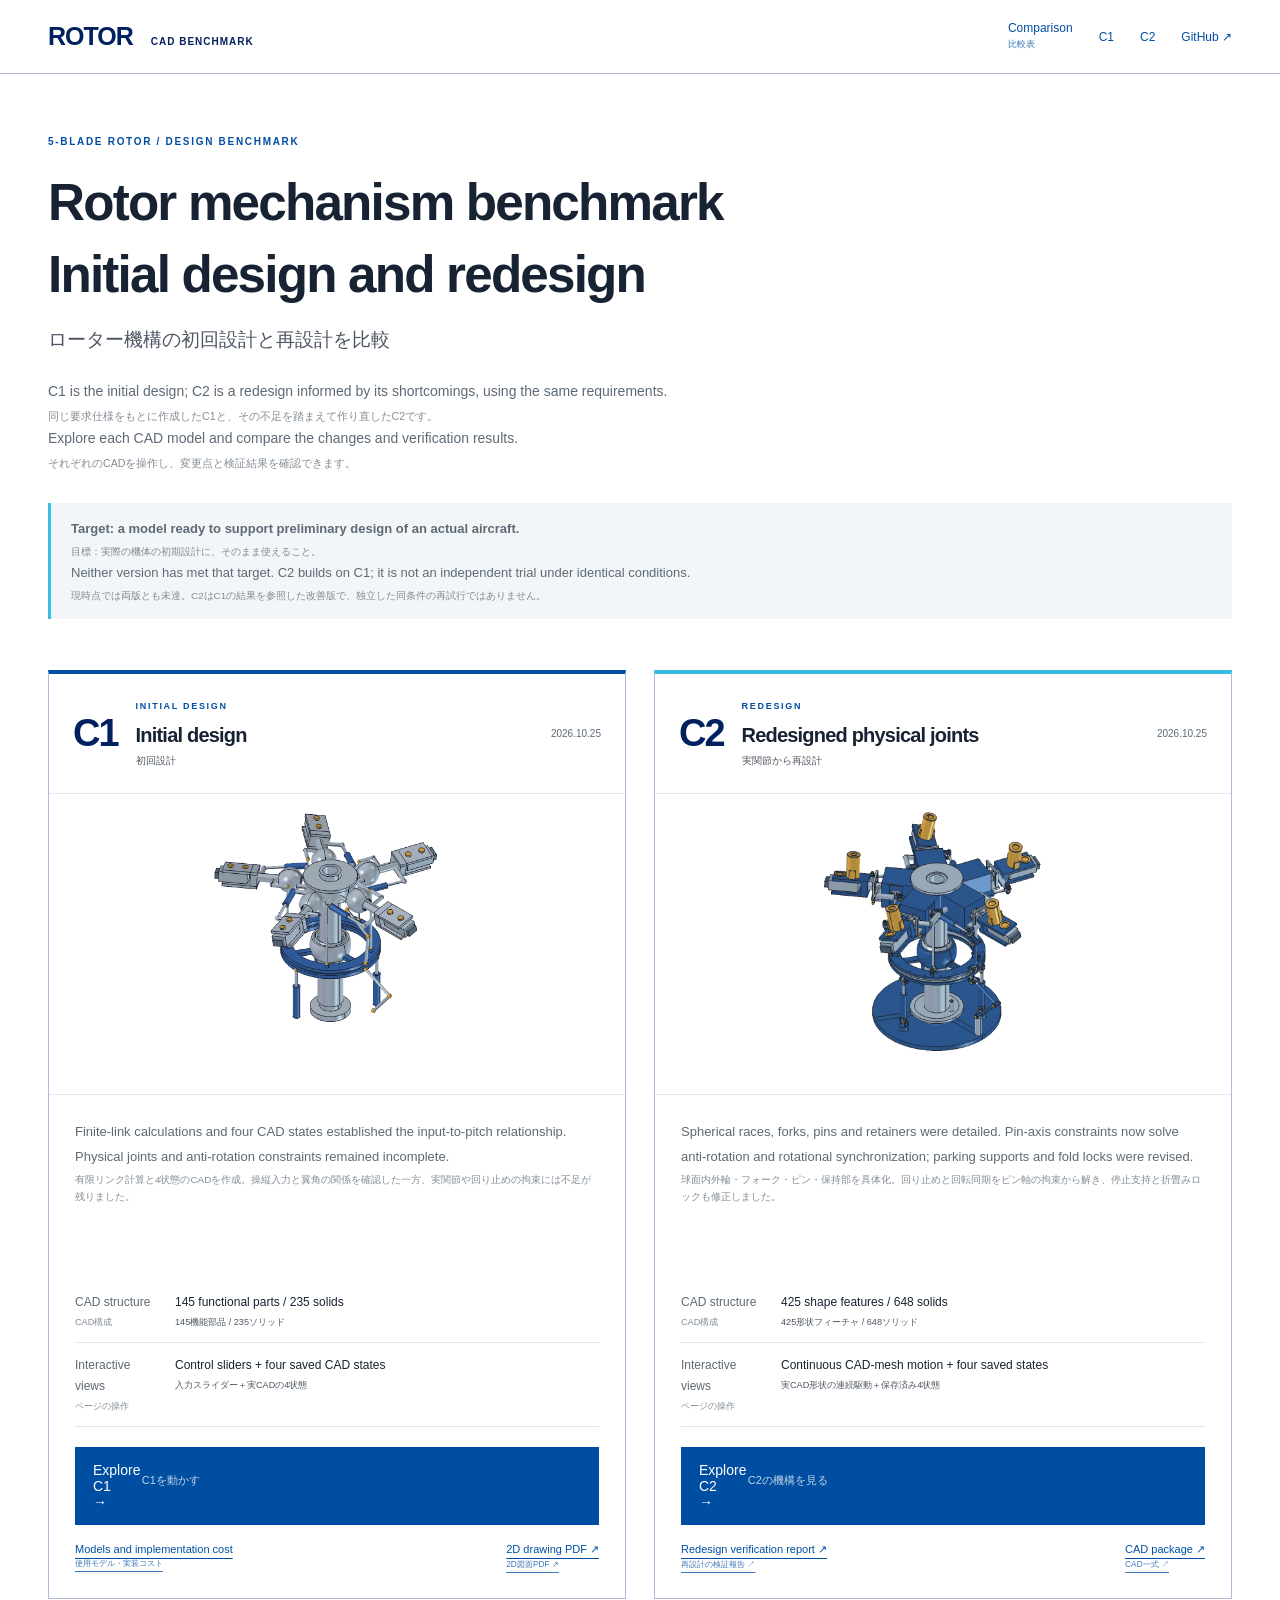
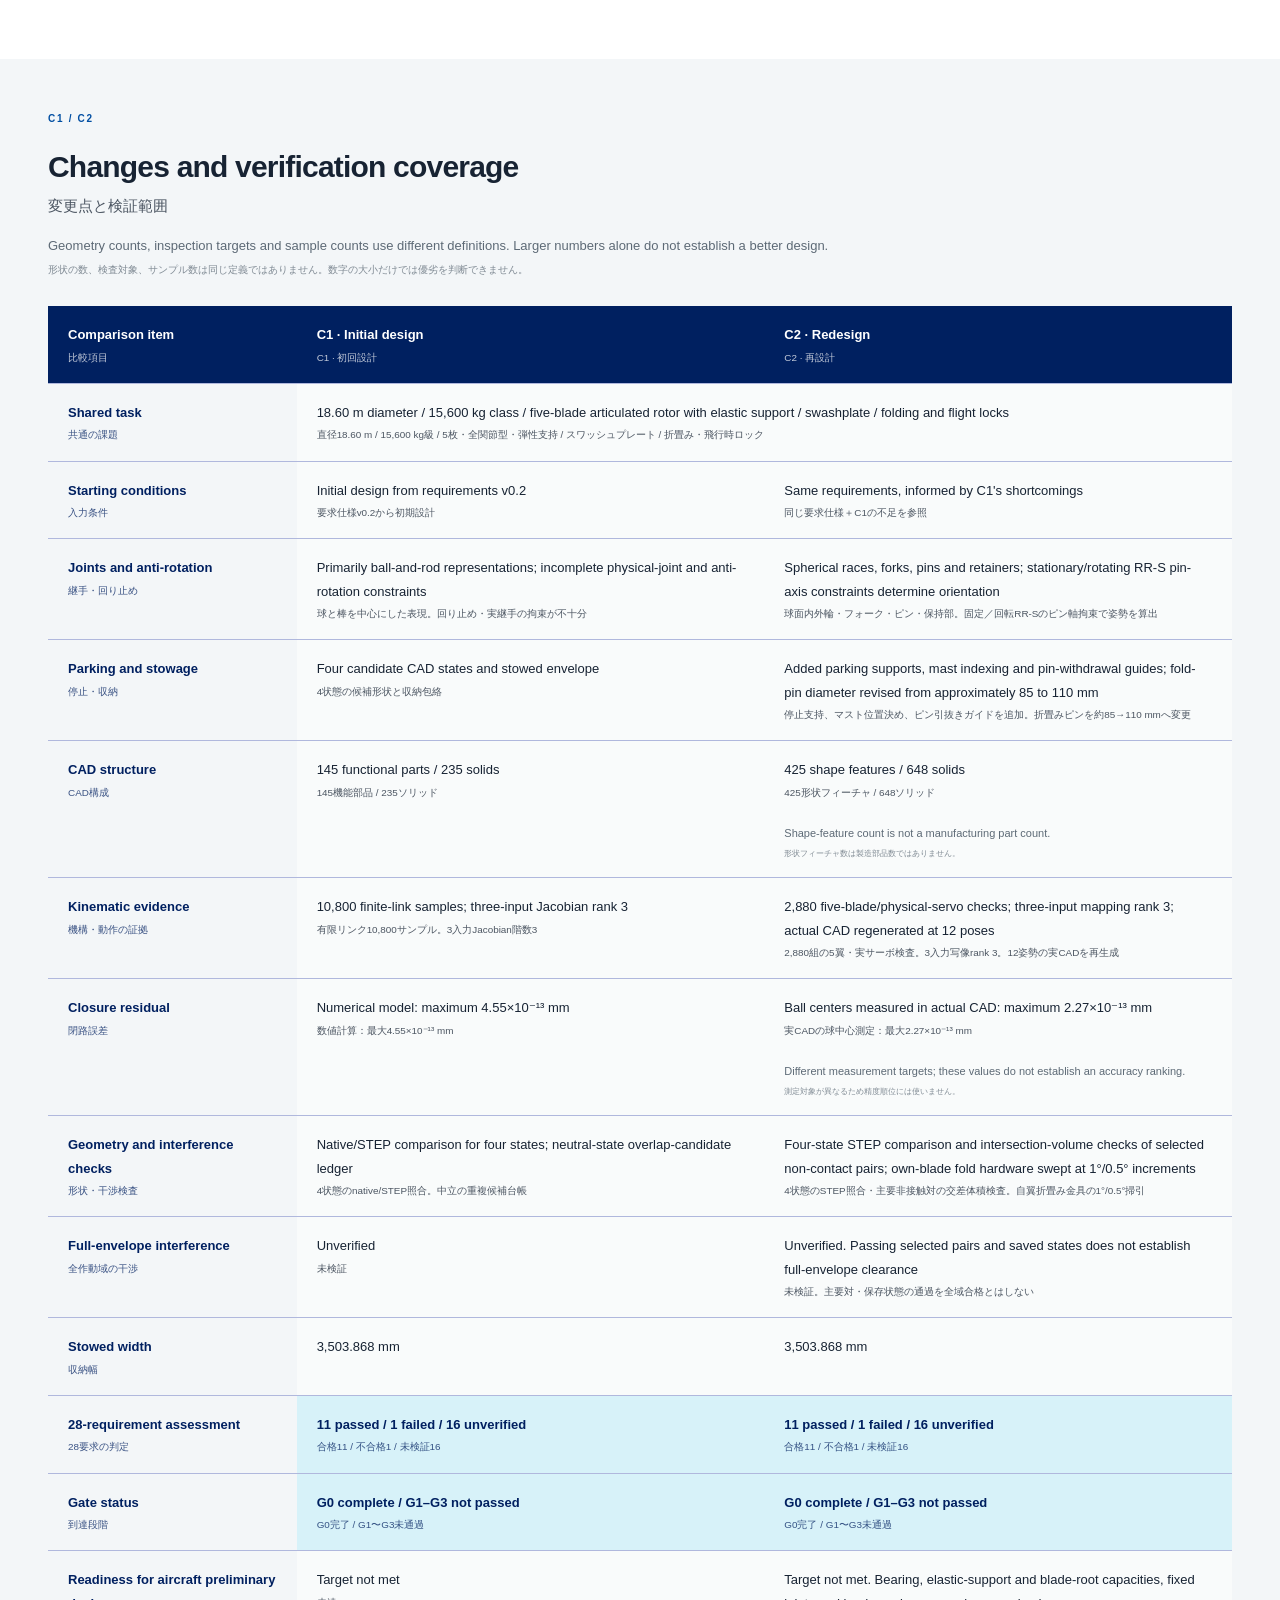
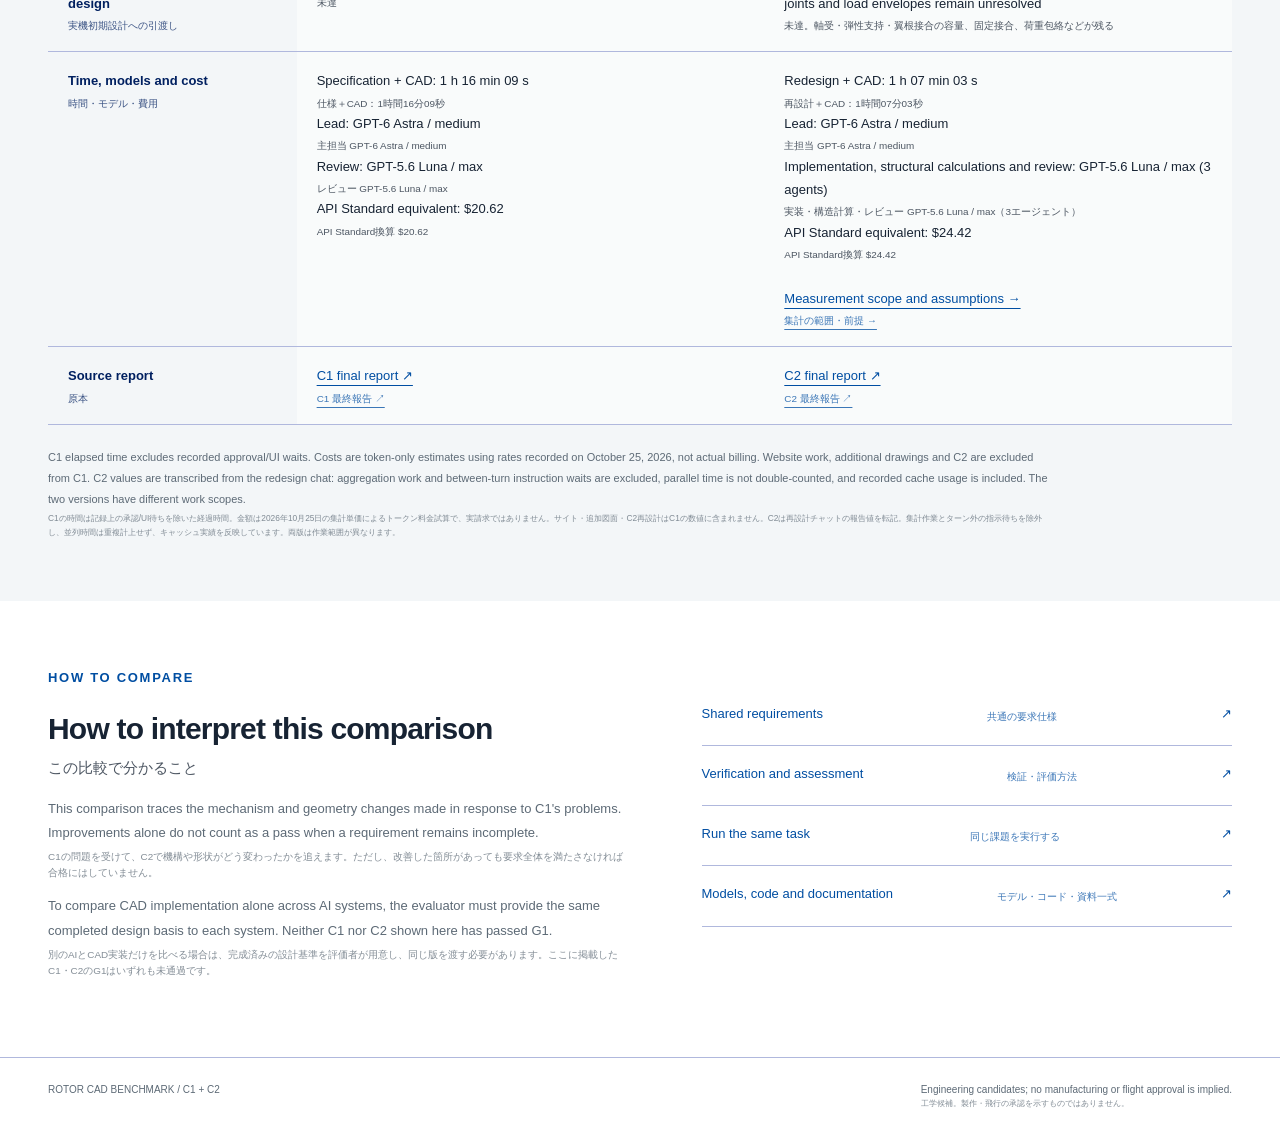
<file: docs/index.html>
<!doctype html>
<html lang="en"><head><meta charset="utf-8"><meta name="viewport" content="width=device-width,initial-scale=1"><meta name="theme-color" content="#002060"><title>Rotor CAD Benchmark — C1 / C2 comparison</title><meta name="description" content="Compare the C1 initial design and C2 redesign of an AI-designed five-blade rotor: mechanisms, verification coverage, readiness and implementation cost. English / 日本語."><link rel="stylesheet" href="landing.css?v=bilingual-1"><link rel="stylesheet" href="bilingual.css?v=1"><script type="module" src="landing.mjs"></script></head>
<body><a class="skip" href="#comparison"><span class="en" lang="en">Skip to comparison</span><span class="ja" lang="ja">比較表へ</span></a><header><a class="brand" href="index.html">ROTOR <span>CAD BENCHMARK</span></a><nav aria-label="Main navigation / メイン"><a href="#comparison"><span class="en" lang="en">Comparison</span><span class="ja" lang="ja">比較表</span></a><a href="c1.html">C1</a><a href="c2.html">C2</a><a href="https://github.com/naoyamd/rotor-cad-benchmark">GitHub ↗</a></nav></header>
<main><section class="hero"><p class="eyebrow">5-BLADE ROTOR / DESIGN BENCHMARK</p><h1><span class="en" lang="en">Rotor mechanism benchmark<br>Initial design and redesign</span><span class="ja" lang="ja">ローター機構の初回設計と再設計を比較</span></h1><p><span class="en" lang="en">C1 is the initial design; C2 is a redesign informed by its shortcomings, using the same requirements.</span><span class="ja" lang="ja">同じ要求仕様をもとに作成したC1と、その不足を踏まえて作り直したC2です。</span><span class="en" lang="en">Explore each CAD model and compare the changes and verification results.</span><span class="ja" lang="ja">それぞれのCADを操作し、変更点と検証結果を確認できます。</span></p><div class="scope"><strong><span class="en" lang="en">Target: a model ready to support preliminary design of an actual aircraft.</span><span class="ja" lang="ja">目標：実際の機体の初期設計に、そのまま使えること。</span></strong><span><span class="en" lang="en">Neither version has met that target. C2 builds on C1; it is not an independent trial under identical conditions.</span><span class="ja" lang="ja">現時点では両版とも未達。C2はC1の結果を参照した改善版で、独立した同条件の再試行ではありません。</span></span></div></section>
<section class="versions" aria-label="Choose a design / 設計版を選択"><article><div class="version-heading"><span class="version-id">C1</span><div><p class="eyebrow">INITIAL DESIGN</p><h2><span class="en" lang="en">Initial design</span><span class="ja" lang="ja">初回設計</span></h2></div><span class="date">2026.10.25</span></div><a class="preview" href="c1.html" aria-label="Open C1 explorer / C1の操作ページを開く"><img src="assets/c1-preview.png" alt="C1 rotor head with swashplate and ball-and-rod blade-root representations. / C1のローターヘッド。スワッシュプレートと球・棒を中心にした翼根の表現。" width="1600" height="1100"></a><div class="version-body"><p><span class="en" lang="en">Finite-link calculations and four CAD states established the input-to-pitch relationship. Physical joints and anti-rotation constraints remained incomplete.</span><span class="ja" lang="ja">有限リンク計算と4状態のCADを作成。操縦入力と翼角の関係を確認した一方、実関節や回り止めの拘束には不足が残りました。</span></p><dl class="mini"><div><dt><span class="en" lang="en">CAD structure</span><span class="ja" lang="ja">CAD構成</span></dt><dd><span class="en" lang="en">145 functional parts / 235 solids</span><span class="ja" lang="ja">145機能部品 / 235ソリッド</span></dd></div><div><dt><span class="en" lang="en">Interactive views</span><span class="ja" lang="ja">ページの操作</span></dt><dd><span class="en" lang="en">Control sliders + four saved CAD states</span><span class="ja" lang="ja">入力スライダー＋実CADの4状態</span></dd></div></dl><a class="primary" href="c1.html"><span class="en" lang="en">Explore C1</span><span class="ja" lang="ja">C1を動かす</span><span>→</span></a><div class="sub-links"><a href="c1.html#benchmark"><span class="en" lang="en">Models and implementation cost</span><span class="ja" lang="ja">使用モデル・実装コスト</span></a><a href="drawings/rotor_reference_drawing_A3.pdf"><span class="en" lang="en">2D drawing PDF ↗</span><span class="ja" lang="ja">2D図面PDF ↗</span></a></div></div></article>
<article class="revised"><div class="version-heading"><span class="version-id">C2</span><div><p class="eyebrow">REDESIGN</p><h2><span class="en" lang="en">Redesigned physical joints</span><span class="ja" lang="ja">実関節から再設計</span></h2></div><span class="date">2026.10.25</span></div><a class="preview" href="c2.html" aria-label="Open C2 explorer / C2の操作ページを開く"><img src="assets/c2-preview.png" alt="C2 rotor head with forks, pins, retainers and support hardware. / C2のローターヘッド。フォーク、ピン、保持部を備えた継手と支持機構。" width="1600" height="1100"></a><div class="version-body"><p><span class="en" lang="en">Spherical races, forks, pins and retainers were detailed. Pin-axis constraints now solve anti-rotation and rotational synchronization; parking supports and fold locks were revised.</span><span class="ja" lang="ja">球面内外輪・フォーク・ピン・保持部を具体化。回り止めと回転同期をピン軸の拘束から解き、停止支持と折畳みロックも修正しました。</span></p><dl class="mini"><div><dt><span class="en" lang="en">CAD structure</span><span class="ja" lang="ja">CAD構成</span></dt><dd><span class="en" lang="en">425 shape features / 648 solids</span><span class="ja" lang="ja">425形状フィーチャ / 648ソリッド</span></dd></div><div><dt><span class="en" lang="en">Interactive views</span><span class="ja" lang="ja">ページの操作</span></dt><dd><span class="en" lang="en">Continuous CAD-mesh motion + four saved states</span><span class="ja" lang="ja">実CAD形状の連続駆動＋保存済み4状態</span></dd></div></dl><a class="primary" href="c2.html"><span class="en" lang="en">Explore C2</span><span class="ja" lang="ja">C2の機構を見る</span><span>→</span></a><div class="sub-links"><a href="https://github.com/naoyamd/rotor-cad-benchmark/blob/main/results/C2/final-report.md"><span class="en" lang="en">Redesign verification report ↗</span><span class="ja" lang="ja">再設計の検証報告 ↗</span></a><a href="https://github.com/naoyamd/rotor-cad-benchmark/blob/main/results/C2.zip"><span class="en" lang="en">CAD package ↗</span><span class="ja" lang="ja">CAD一式 ↗</span></a></div></div></article></section>
<section id="comparison"><p class="eyebrow">C1 / C2</p><h2><span class="en" lang="en">Changes and verification coverage</span><span class="ja" lang="ja">変更点と検証範囲</span></h2><p class="intro-note"><span class="en" lang="en">Geometry counts, inspection targets and sample counts use different definitions. Larger numbers alone do not establish a better design.</span><span class="ja" lang="ja">形状の数、検査対象、サンプル数は同じ定義ではありません。数字の大小だけでは優劣を判断できません。</span></p><div class="table-scroll" tabindex="0" role="region" aria-label="C1 and C2 comparison. Scroll horizontally on small screens. / C1とC2の比較表。狭い画面では横スクロールできます。"><table><thead><tr><th scope="col"><span class="en" lang="en">Comparison item</span><span class="ja" lang="ja">比較項目</span></th><th scope="col"><span class="en" lang="en">C1 · Initial design</span><span class="ja" lang="ja">C1 · 初回設計</span></th><th scope="col"><span class="en" lang="en">C2 · Redesign</span><span class="ja" lang="ja">C2 · 再設計</span></th></tr></thead><tbody>
<tr><th scope="row"><span class="en" lang="en">Shared task</span><span class="ja" lang="ja">共通の課題</span></th><td colspan="2"><span class="en" lang="en">18.60 m diameter / 15,600 kg class / five-blade articulated rotor with elastic support / swashplate / folding and flight locks</span><span class="ja" lang="ja">直径18.60 m / 15,600 kg級 / 5枚・全関節型・弾性支持 / スワッシュプレート / 折畳み・飛行時ロック</span></td></tr>
<tr><th scope="row"><span class="en" lang="en">Starting conditions</span><span class="ja" lang="ja">入力条件</span></th><td><span class="en" lang="en">Initial design from requirements v0.2</span><span class="ja" lang="ja">要求仕様v0.2から初期設計</span></td><td><span class="en" lang="en">Same requirements, informed by C1&#x27;s shortcomings</span><span class="ja" lang="ja">同じ要求仕様＋C1の不足を参照</span></td></tr>
<tr><th scope="row"><span class="en" lang="en">Joints and anti-rotation</span><span class="ja" lang="ja">継手・回り止め</span></th><td><span class="en" lang="en">Primarily ball-and-rod representations; incomplete physical-joint and anti-rotation constraints</span><span class="ja" lang="ja">球と棒を中心にした表現。回り止め・実継手の拘束が不十分</span></td><td><span class="en" lang="en">Spherical races, forks, pins and retainers; stationary/rotating RR-S pin-axis constraints determine orientation</span><span class="ja" lang="ja">球面内外輪・フォーク・ピン・保持部。固定／回転RR-Sのピン軸拘束で姿勢を算出</span></td></tr>
<tr><th scope="row"><span class="en" lang="en">Parking and stowage</span><span class="ja" lang="ja">停止・収納</span></th><td><span class="en" lang="en">Four candidate CAD states and stowed envelope</span><span class="ja" lang="ja">4状態の候補形状と収納包絡</span></td><td><span class="en" lang="en">Added parking supports, mast indexing and pin-withdrawal guides; fold-pin diameter revised from approximately 85 to 110 mm</span><span class="ja" lang="ja">停止支持、マスト位置決め、ピン引抜きガイドを追加。折畳みピンを約85→110 mmへ変更</span></td></tr>
<tr><th scope="row"><span class="en" lang="en">CAD structure</span><span class="ja" lang="ja">CAD構成</span></th><td><span class="en" lang="en">145 functional parts / 235 solids</span><span class="ja" lang="ja">145機能部品 / 235ソリッド</span></td><td><span class="en" lang="en">425 shape features / 648 solids</span><span class="ja" lang="ja">425形状フィーチャ / 648ソリッド</span><br><small><span class="en" lang="en">Shape-feature count is not a manufacturing part count.</span><span class="ja" lang="ja">形状フィーチャ数は製造部品数ではありません。</span></small></td></tr>
<tr><th scope="row"><span class="en" lang="en">Kinematic evidence</span><span class="ja" lang="ja">機構・動作の証拠</span></th><td><span class="en" lang="en">10,800 finite-link samples; three-input Jacobian rank 3</span><span class="ja" lang="ja">有限リンク10,800サンプル。3入力Jacobian階数3</span></td><td><span class="en" lang="en">2,880 five-blade/physical-servo checks; three-input mapping rank 3; actual CAD regenerated at 12 poses</span><span class="ja" lang="ja">2,880組の5翼・実サーボ検査。3入力写像rank 3。12姿勢の実CADを再生成</span></td></tr>
<tr><th scope="row"><span class="en" lang="en">Closure residual</span><span class="ja" lang="ja">閉路誤差</span></th><td><span class="en" lang="en">Numerical model: maximum 4.55×10⁻¹³ mm</span><span class="ja" lang="ja">数値計算：最大4.55×10⁻¹³ mm</span></td><td><span class="en" lang="en">Ball centers measured in actual CAD: maximum 2.27×10⁻¹³ mm</span><span class="ja" lang="ja">実CADの球中心測定：最大2.27×10⁻¹³ mm</span><br><small><span class="en" lang="en">Different measurement targets; these values do not establish an accuracy ranking.</span><span class="ja" lang="ja">測定対象が異なるため精度順位には使いません。</span></small></td></tr>
<tr><th scope="row"><span class="en" lang="en">Geometry and interference checks</span><span class="ja" lang="ja">形状・干渉検査</span></th><td><span class="en" lang="en">Native/STEP comparison for four states; neutral-state overlap-candidate ledger</span><span class="ja" lang="ja">4状態のnative/STEP照合。中立の重複候補台帳</span></td><td><span class="en" lang="en">Four-state STEP comparison and intersection-volume checks of selected non-contact pairs; own-blade fold hardware swept at 1°/0.5° increments</span><span class="ja" lang="ja">4状態のSTEP照合・主要非接触対の交差体積検査。自翼折畳み金具の1°/0.5°掃引</span></td></tr>
<tr><th scope="row"><span class="en" lang="en">Full-envelope interference</span><span class="ja" lang="ja">全作動域の干渉</span></th><td><span class="en" lang="en">Unverified</span><span class="ja" lang="ja">未検証</span></td><td><span class="en" lang="en">Unverified. Passing selected pairs and saved states does not establish full-envelope clearance</span><span class="ja" lang="ja">未検証。主要対・保存状態の通過を全域合格とはしない</span></td></tr>
<tr><th scope="row"><span class="en" lang="en">Stowed width</span><span class="ja" lang="ja">収納幅</span></th><td>3,503.868 mm</td><td>3,503.868 mm</td></tr>
<tr class="status-row"><th scope="row"><span class="en" lang="en">28-requirement assessment</span><span class="ja" lang="ja">28要求の判定</span></th><td><span class="en" lang="en">11 passed / 1 failed / 16 unverified</span><span class="ja" lang="ja">合格11 / 不合格1 / 未検証16</span></td><td><span class="en" lang="en">11 passed / 1 failed / 16 unverified</span><span class="ja" lang="ja">合格11 / 不合格1 / 未検証16</span></td></tr>
<tr class="status-row"><th scope="row"><span class="en" lang="en">Gate status</span><span class="ja" lang="ja">到達段階</span></th><td><span class="en" lang="en">G0 complete / G1–G3 not passed</span><span class="ja" lang="ja">G0完了 / G1〜G3未通過</span></td><td><span class="en" lang="en">G0 complete / G1–G3 not passed</span><span class="ja" lang="ja">G0完了 / G1〜G3未通過</span></td></tr>
<tr><th scope="row"><span class="en" lang="en">Readiness for aircraft preliminary design</span><span class="ja" lang="ja">実機初期設計への引渡し</span></th><td><span class="en" lang="en">Target not met</span><span class="ja" lang="ja">未達</span></td><td><span class="en" lang="en">Target not met. Bearing, elastic-support and blade-root capacities, fixed joints and load envelopes remain unresolved</span><span class="ja" lang="ja">未達。軸受・弾性支持・翼根接合の容量、固定接合、荷重包絡などが残る</span></td></tr>
<tr><th scope="row"><span class="en" lang="en">Time, models and cost</span><span class="ja" lang="ja">時間・モデル・費用</span></th><td><span class="en" lang="en">Specification + CAD: 1 h 16 min 09 s</span><span class="ja" lang="ja">仕様＋CAD：1時間16分09秒</span><span class="en" lang="en">Lead: GPT-6 Astra / medium</span><span class="ja" lang="ja">主担当 GPT-6 Astra / medium</span><span class="en" lang="en">Review: GPT-5.6 Luna / max</span><span class="ja" lang="ja">レビュー GPT-5.6 Luna / max</span><span class="en" lang="en">API Standard equivalent: $20.62</span><span class="ja" lang="ja">API Standard換算 $20.62</span></td><td><span class="en" lang="en">Redesign + CAD: 1 h 07 min 03 s</span><span class="ja" lang="ja">再設計＋CAD：1時間07分03秒</span><span class="en" lang="en">Lead: GPT-6 Astra / medium</span><span class="ja" lang="ja">主担当 GPT-6 Astra / medium</span><span class="en" lang="en">Implementation, structural calculations and review: GPT-5.6 Luna / max (3 agents)</span><span class="ja" lang="ja">実装・構造計算・レビュー GPT-5.6 Luna / max（3エージェント）</span><span class="en" lang="en">API Standard equivalent: $24.42</span><span class="ja" lang="ja">API Standard換算 $24.42</span><br><a href="c2.html#cost"><span class="en" lang="en">Measurement scope and assumptions →</span><span class="ja" lang="ja">集計の範囲・前提 →</span></a></td></tr>
<tr><th scope="row"><span class="en" lang="en">Source report</span><span class="ja" lang="ja">原本</span></th><td><a href="https://github.com/naoyamd/rotor-cad-benchmark/blob/main/results/C1/final-report.md"><span class="en" lang="en">C1 final report ↗</span><span class="ja" lang="ja">C1 最終報告 ↗</span></a></td><td><a href="https://github.com/naoyamd/rotor-cad-benchmark/blob/main/results/C2/final-report.md"><span class="en" lang="en">C2 final report ↗</span><span class="ja" lang="ja">C2 最終報告 ↗</span></a></td></tr>
</tbody></table></div><p class="footnote"><span class="en" lang="en">C1 elapsed time excludes recorded approval/UI waits. Costs are token-only estimates using rates recorded on October 25, 2026, not actual billing. Website work, additional drawings and C2 are excluded from C1. C2 values are transcribed from the redesign chat: aggregation work and between-turn instruction waits are excluded, parallel time is not double-counted, and recorded cache usage is included. The two versions have different work scopes.</span><span class="ja" lang="ja">C1の時間は記録上の承認/UI待ちを除いた経過時間。金額は2026年10月25日の集計単価によるトークン料金試算で、実請求ではありません。サイト・追加図面・C2再設計はC1の数値に含まれません。C2は再設計チャットの報告値を転記。集計作業とターン外の指示待ちを除外し、並列時間は重複計上せず、キャッシュ実績を反映しています。両版は作業範囲が異なります。</span></p></section>
<section class="method"><div><p class="eyebrow">HOW TO COMPARE</p><h2><span class="en" lang="en">How to interpret this comparison</span><span class="ja" lang="ja">この比較で分かること</span></h2><p><span class="en" lang="en">This comparison traces the mechanism and geometry changes made in response to C1&#x27;s problems. Improvements alone do not count as a pass when a requirement remains incomplete.</span><span class="ja" lang="ja">C1の問題を受けて、C2で機構や形状がどう変わったかを追えます。ただし、改善した箇所があっても要求全体を満たさなければ合格にはしていません。</span></p><p><span class="en" lang="en">To compare CAD implementation alone across AI systems, the evaluator must provide the same completed design basis to each system. Neither C1 nor C2 shown here has passed G1.</span><span class="ja" lang="ja">別のAIとCAD実装だけを比べる場合は、完成済みの設計基準を評価者が用意し、同じ版を渡す必要があります。ここに掲載したC1・C2のG1はいずれも未通過です。</span></p></div><div class="document-links"><a href="https://github.com/naoyamd/rotor-cad-benchmark/blob/main/DESIGN_REQUIREMENTS.md"><span class="en" lang="en">Shared requirements</span><span class="ja" lang="ja">共通の要求仕様</span><span>↗</span></a><a href="https://github.com/naoyamd/rotor-cad-benchmark/blob/main/VERIFICATION.md"><span class="en" lang="en">Verification and assessment</span><span class="ja" lang="ja">検証・評価方法</span><span>↗</span></a><a href="https://github.com/naoyamd/rotor-cad-benchmark/blob/main/HANDOFF.md"><span class="en" lang="en">Run the same task</span><span class="ja" lang="ja">同じ課題を実行する</span><span>↗</span></a><a href="https://github.com/naoyamd/rotor-cad-benchmark"><span class="en" lang="en">Models, code and documentation</span><span class="ja" lang="ja">モデル・コード・資料一式</span><span>↗</span></a></div></section></main>
<footer><span>ROTOR CAD BENCHMARK / C1 + C2</span><span><span class="en" lang="en">Engineering candidates; no manufacturing or flight approval is implied.</span><span class="ja" lang="ja">工学候補。製作・飛行の承認を示すものではありません。</span></span></footer></body></html>
</file>
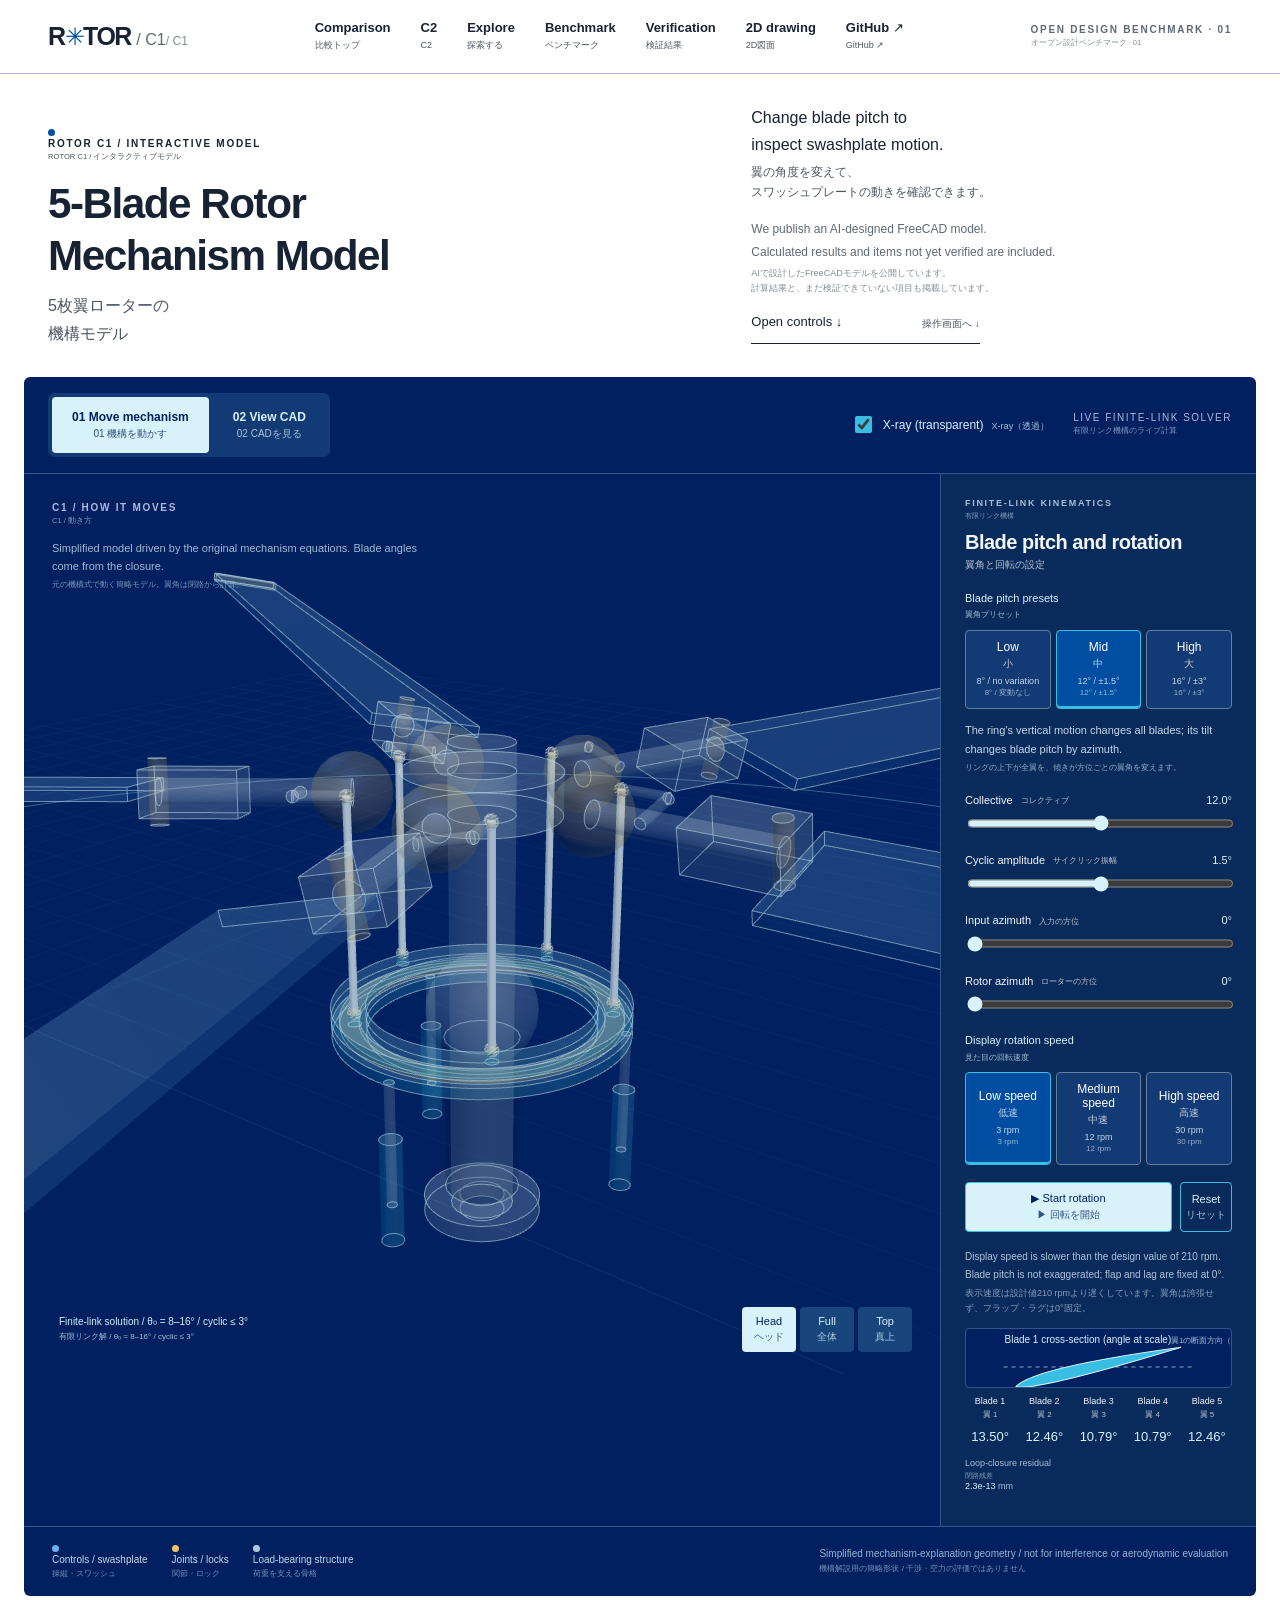
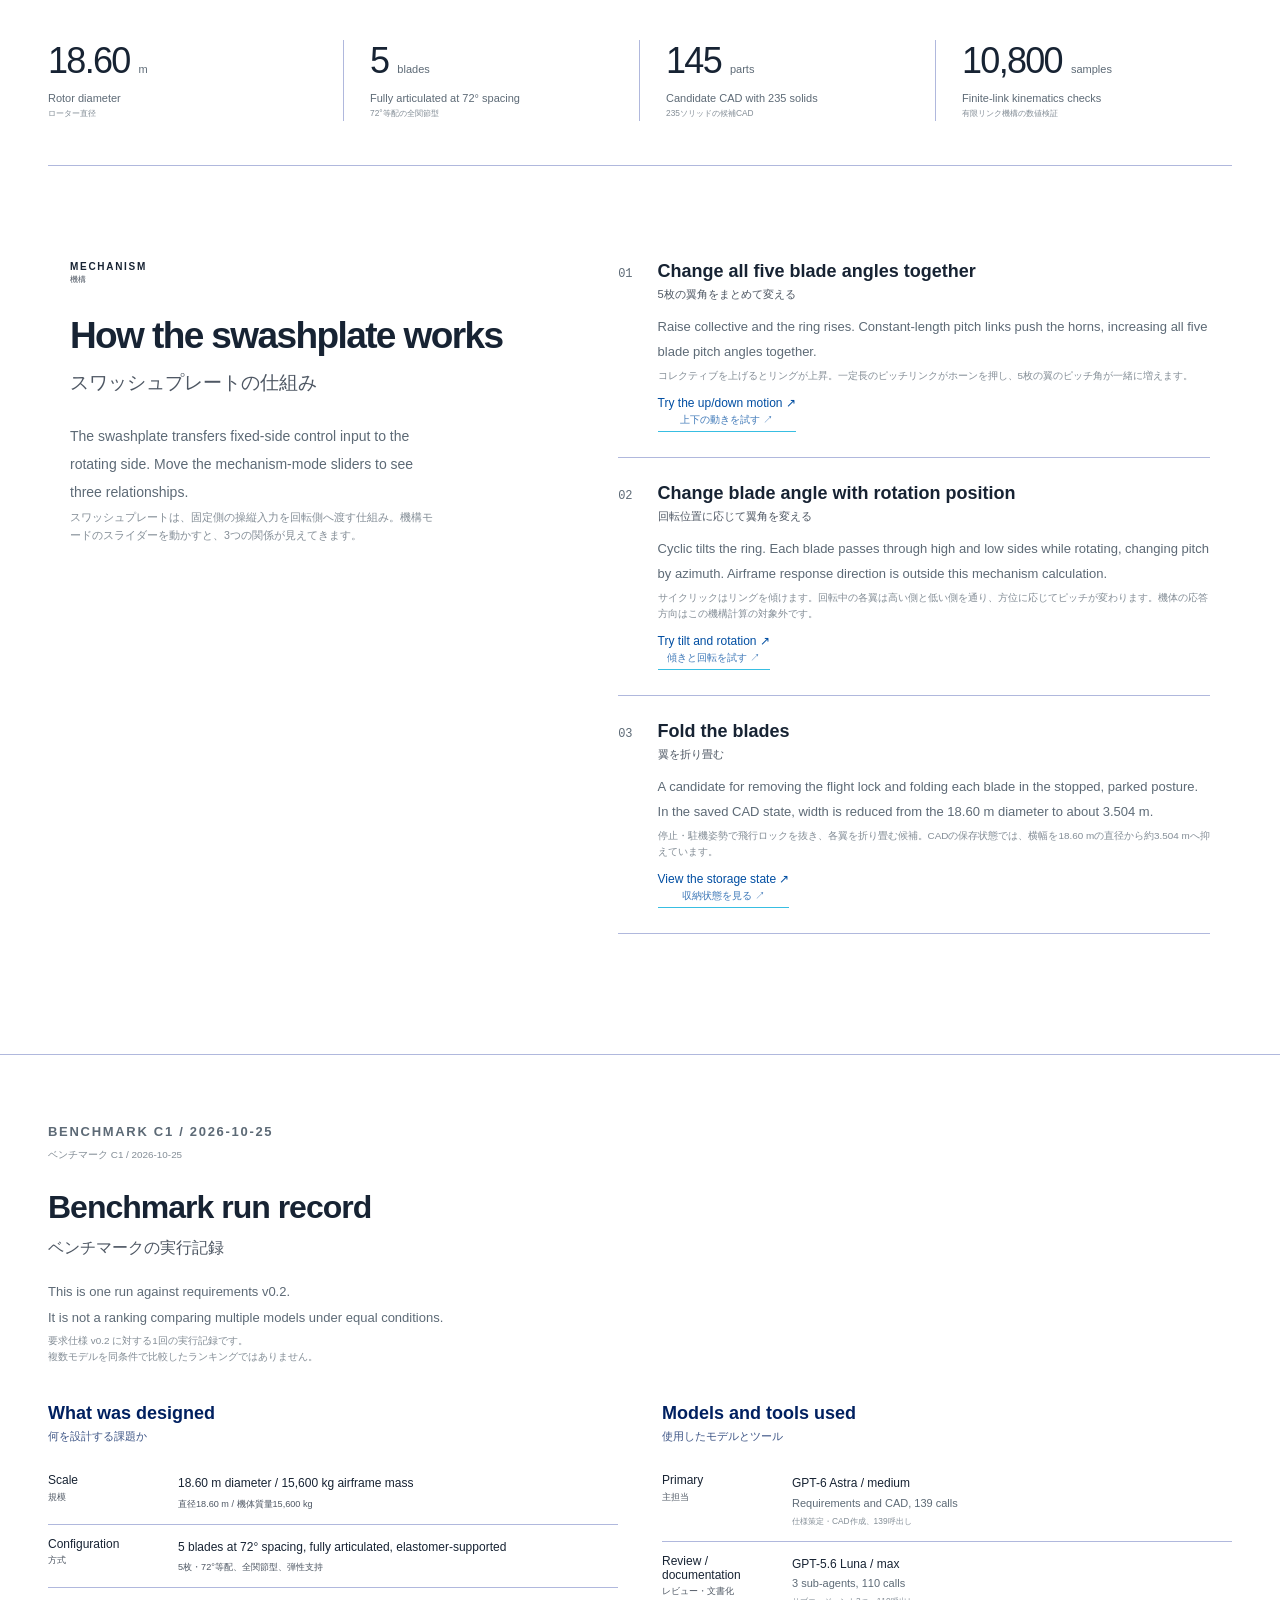
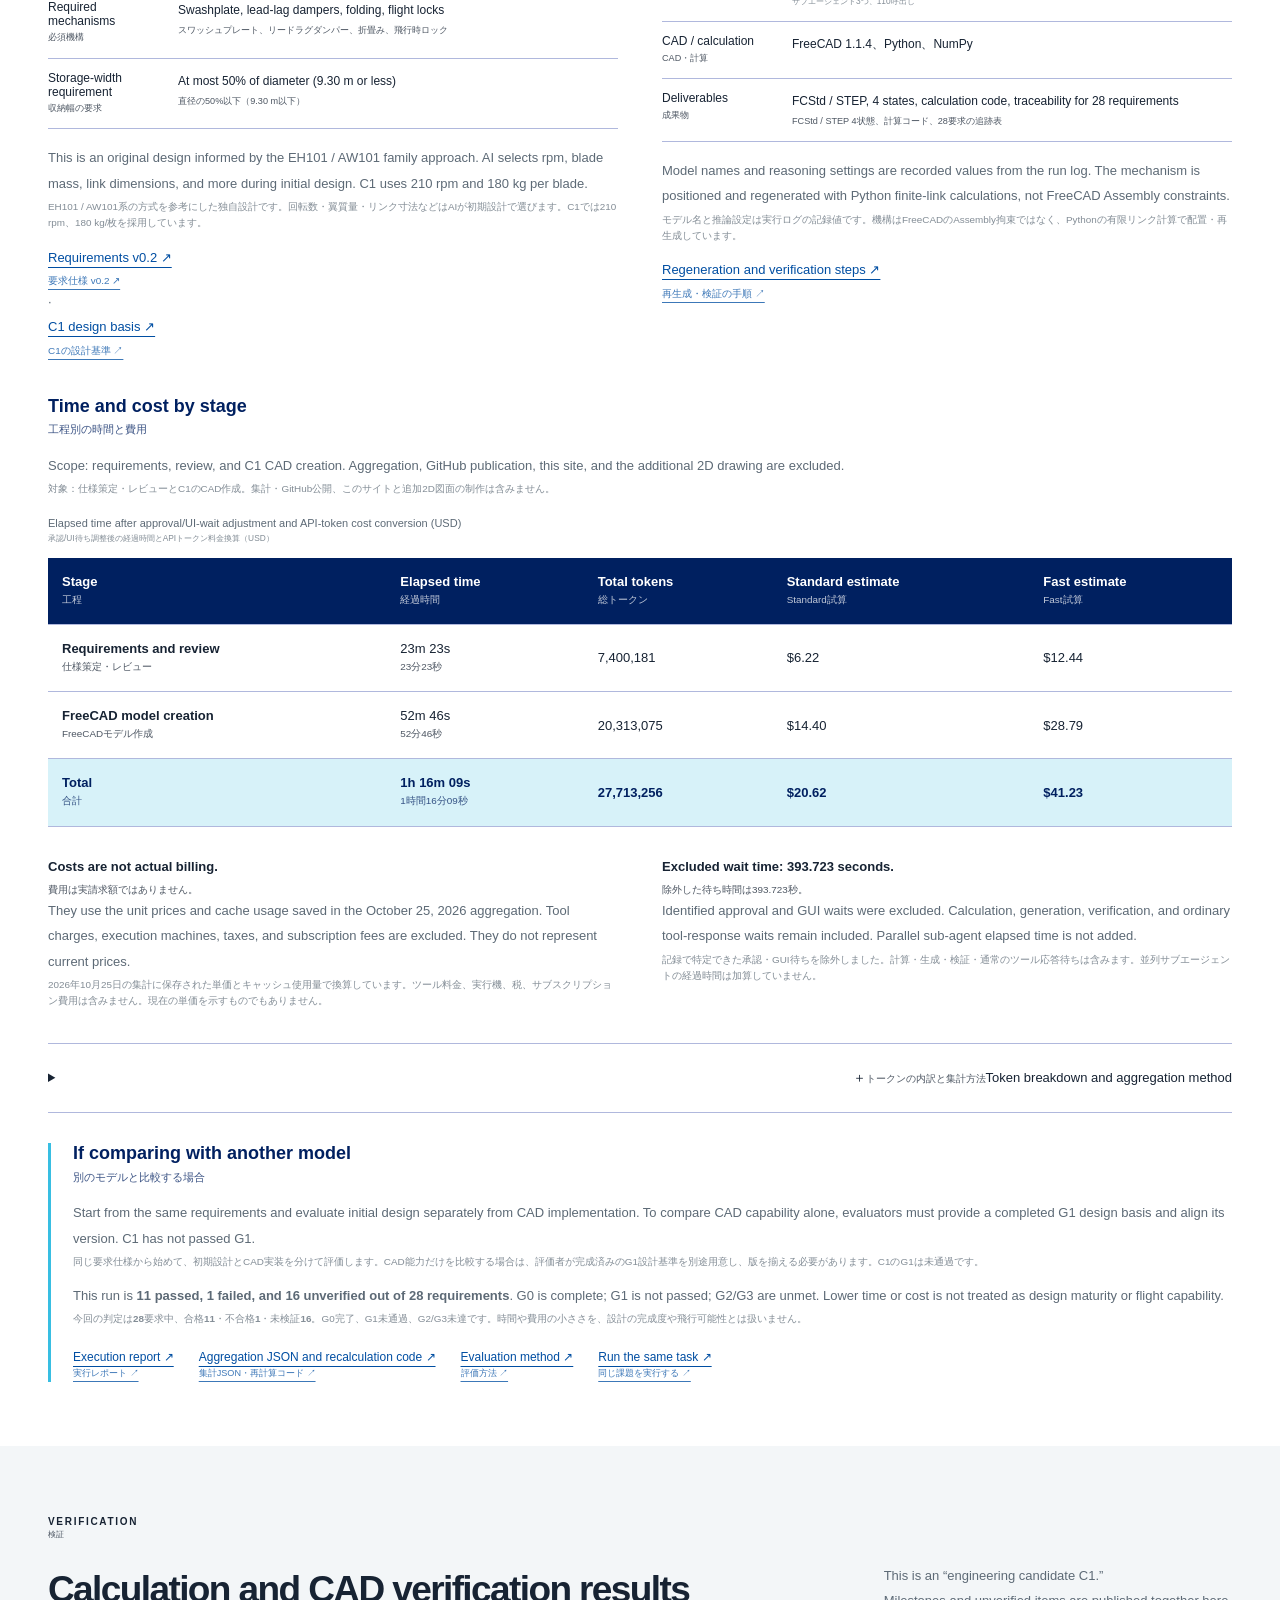
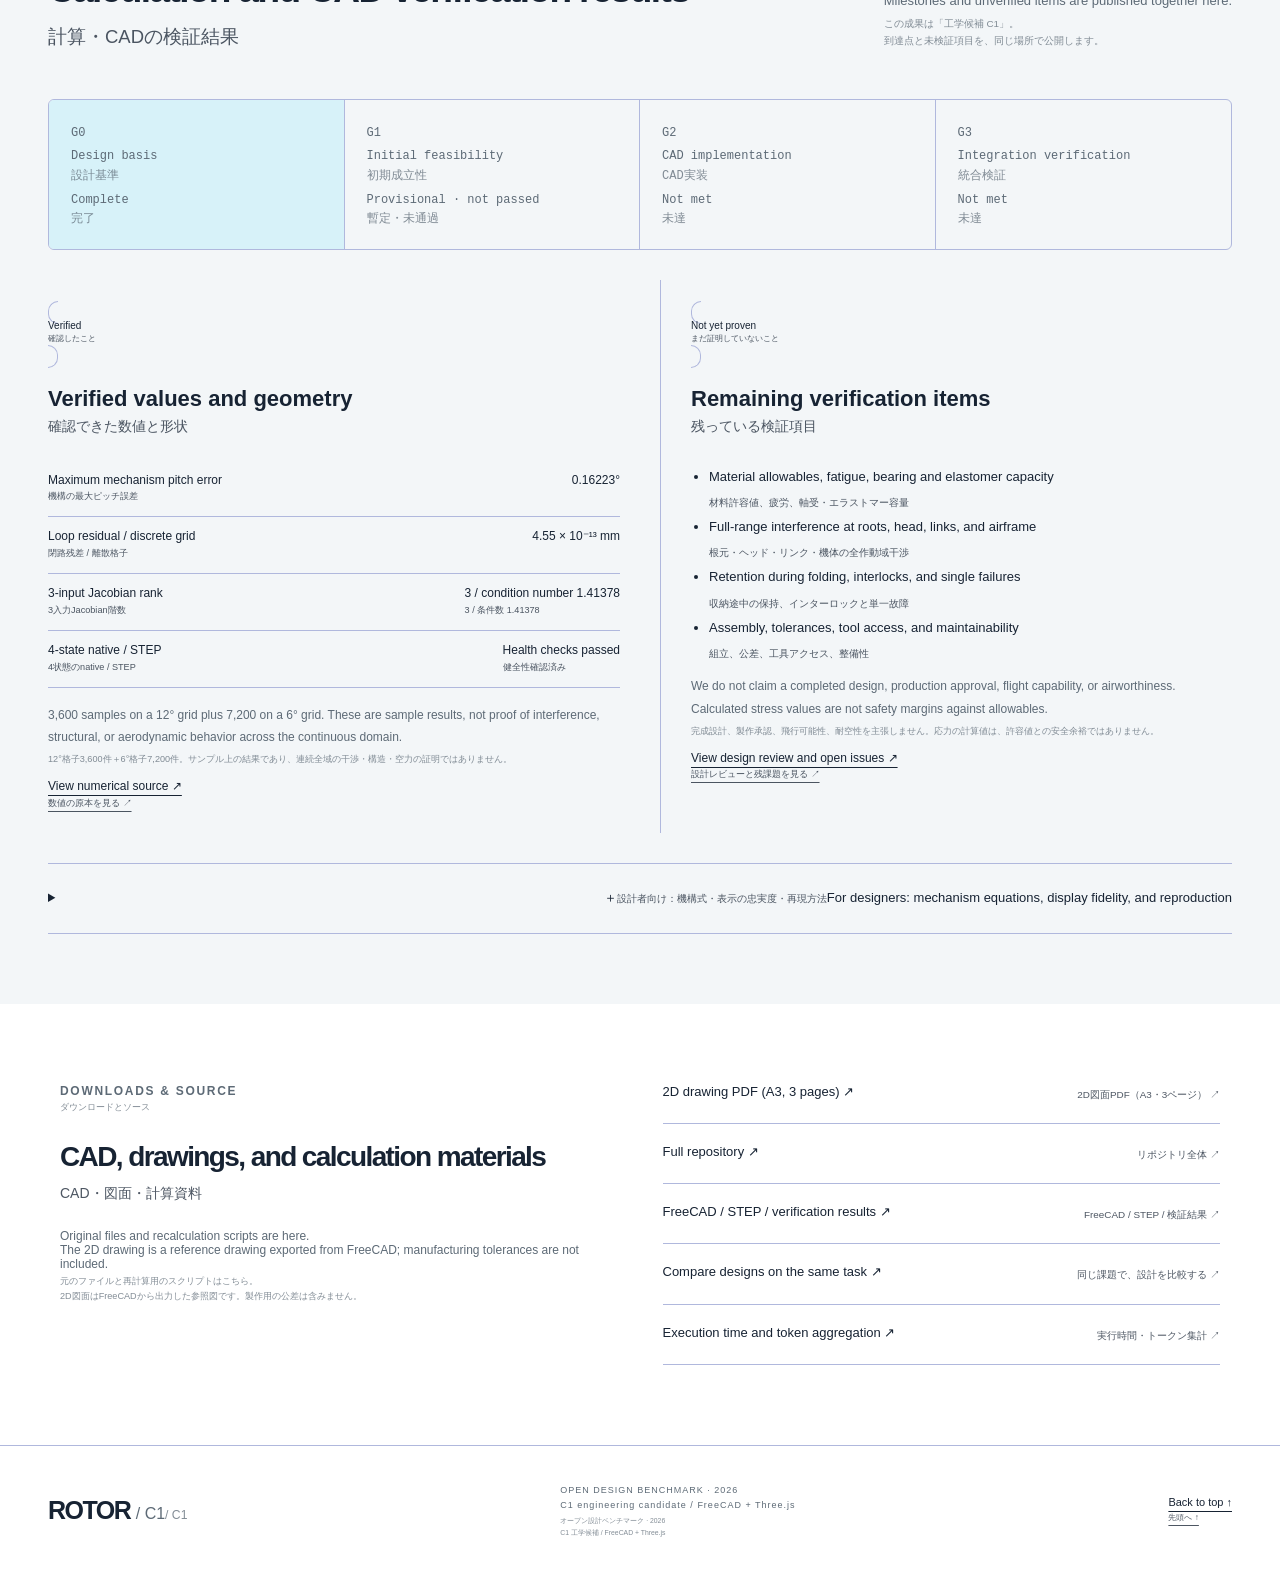
<file: docs/c1.html>
<!doctype html>
<html lang="en">
<head>
  <meta charset="utf-8"><meta name="viewport" content="width=device-width,initial-scale=1">
  <title>ROTOR / C1 — 5-Blade Rotor Mechanism / 5枚翼ローターの機構モデル</title>
  <meta name="description" content="Explore a 5-blade rotor swashplate in Three.js. A design benchmark publishing real FreeCAD geometry, finite-link kinematics, verification evidence, and open gaps. / 5枚翼ローターのスワッシュプレートをThree.jsで探索。FreeCADの実形状、有限リンク機構、検証の証拠と未達事項を公開する設計ベンチマーク。">
  <meta name="theme-color" content="#002060">
  <link rel="icon" href="data:image/svg+xml,%3Csvg xmlns='http://www.w3.org/2000/svg' viewBox='0 0 100 100'%3E%3Crect width='100' height='100' rx='22' fill='%23002060'/%3E%3Ctext x='22' y='74' font-size='72' fill='%2338BEE2'%3ER%3C/text%3E%3C/svg%3E">
  <link rel="stylesheet" href="style.css">
  <link rel="stylesheet" href="bilingual.css?v=1">
  <script type="importmap">{"imports":{"three":"./vendor/three.module.js"}}</script>
</head>
<body class="c1-page">
<a class="skip" href="#explore"><span class="en" lang="en">Skip to controls</span><span class="ja" lang="ja">操作パネルへ</span></a>
<header><a class="brand" href="index.html">R<span class="brand-mark">✳</span>TOR <small><span class="en" lang="en">/ C1</span><span class="ja" lang="ja">/ C1</span></small></a><nav aria-label="Main navigation / メイン"><a href="index.html"><span class="en" lang="en">Comparison</span><span class="ja" lang="ja">比較トップ</span></a><a href="c2.html"><span class="en" lang="en">C2</span><span class="ja" lang="ja">C2</span></a><a href="#explore"><span class="en" lang="en">Explore</span><span class="ja" lang="ja">探索する</span></a><a href="#benchmark"><span class="en" lang="en">Benchmark</span><span class="ja" lang="ja">ベンチマーク</span></a><a href="#evidence"><span class="en" lang="en">Verification</span><span class="ja" lang="ja">検証結果</span></a><a href="drawings/rotor_reference_drawing_A3.pdf"><span class="en" lang="en">2D drawing</span><span class="ja" lang="ja">2D図面</span></a><a href="https://github.com/naoyamd/rotor-cad-benchmark"><span class="en" lang="en">GitHub ↗</span><span class="ja" lang="ja">GitHub ↗</span></a></nav><span class="edition"><span class="en" lang="en">OPEN DESIGN BENCHMARK · 01</span><span class="ja" lang="ja">オープン設計ベンチマーク · 01</span></span></header>
<main>
<section class="intro"><div><p class="eyebrow"><span class="dot"></span><span class="en" lang="en">ROTOR C1 / INTERACTIVE MODEL</span><span class="ja" lang="ja">ROTOR C1 / インタラクティブモデル</span></p><h1><span class="en" lang="en">5-Blade Rotor<br>Mechanism Model</span><span class="ja" lang="ja">5枚翼ローターの<br>機構モデル</span></h1></div><div class="intro-copy"><p><span class="en" lang="en">Change blade pitch to<br>inspect swashplate motion.</span><span class="ja" lang="ja">翼の角度を変えて、<br>スワッシュプレートの動きを確認できます。</span></p><p class="muted"><span class="en" lang="en">We publish an AI-designed FreeCAD model.<br>Calculated results and items not yet verified are included.</span><span class="ja" lang="ja">AIで設計したFreeCADモデルを公開しています。<br>計算結果と、まだ検証できていない項目も掲載しています。</span></p><a href="#explore" class="text-link"><span class="en" lang="en">Open controls <span>↓</span></span><span class="ja" lang="ja">操作画面へ <span>↓</span></span></a></div></section>
<section id="explore" class="explorer" aria-label="Interactive 3D model / インタラクティブ3Dモデル">
  <div class="explorer-top"><div class="tabs" role="group" aria-label="Display mode / 表示モード"><button id="liveMode" class="active" aria-pressed="true"><span class="en" lang="en">01 Move mechanism</span><span class="ja" lang="ja">01 機構を動かす</span></button><button id="cadMode" aria-pressed="false"><span class="en" lang="en">02 View CAD</span><span class="ja" lang="ja">02 CADを見る</span></button></div><div class="display-options"><label class="xray-label"><input id="xray" type="checkbox" checked><span class="en" lang="en">X-ray (transparent)</span><span class="ja" lang="ja">X-ray（透過）</span></label><span class="live-tag" id="modeTag"><span class="en" lang="en">LIVE FINITE-LINK SOLVER</span><span class="ja" lang="ja">有限リンク機構のライブ計算</span></span></div></div>
  <div class="explorer-body"><div class="stage-wrap"><div id="viewport" tabindex="0" role="img" aria-label="3D rotor model. Drag to rotate and use the wheel to zoom; the view buttons below also work. / 3Dローターモデル。ドラッグで回転、ホイールで拡大。下の視点ボタンでも操作できます。"></div><div class="stage-caption"><span class="eyebrow" id="stageTitle"><span class="en" lang="en">C1 / ROTOR HEAD</span><span class="ja" lang="ja">C1 / ローターヘッド</span></span><p id="stageDescription"><span class="en" lang="en">145-part real CAD geometry. Click a part to inspect.</span><span class="ja" lang="ja">145部品の実CAD形状。部品をクリックして調べる。</span></p></div><div class="stage-bottom"><span id="status" role="status" aria-live="polite"><span class="en" lang="en">Loading model…</span><span class="ja" lang="ja">モデルを読み込み中…</span></span><div class="camera-buttons" role="group" aria-label="Camera / 視点"><button data-view="head" class="active"><span class="en" lang="en">Head</span><span class="ja" lang="ja">ヘッド</span></button><button data-view="full"><span class="en" lang="en">Full</span><span class="ja" lang="ja">全体</span></button><button data-view="top"><span class="en" lang="en">Top</span><span class="ja" lang="ja">真上</span></button></div></div><div id="loadError" hidden></div></div>
  <aside class="controls"><div id="cadControls" hidden><p class="eyebrow"><span class="en" lang="en">SAVED DESIGN STATES</span><span class="ja" lang="ja">保存済みのCAD状態</span></p><h2><span class="en" lang="en">Saved CAD states</span><span class="ja" lang="ja">保存済みのCAD状態</span></h2><div class="state-grid" role="group" aria-label="CAD states / CAD状態"><button data-state="neutral" class="active">01 <b><span class="en" lang="en">Neutral</span><span class="ja" lang="ja">中立</span></b><small><span class="en" lang="en">collective 12°</span><span class="ja" lang="ja">コレクティブ 12°</span></small></button><button data-state="max-input">02 <b><span class="en" lang="en">Max input</span><span class="ja" lang="ja">最大入力</span></b><small><span class="en" lang="en">End-input saved state</span><span class="ja" lang="ja">端入力の保存状態</span></small></button><button data-state="parked">03 <b><span class="en" lang="en">Parked</span><span class="ja" lang="ja">駐機</span></b><small><span class="en" lang="en">Pitch reset, lock released</span><span class="ja" lang="ja">ピッチを戻し、解錠</span></small></button><button data-state="folded">04 <b><span class="en" lang="en">Folded</span><span class="ja" lang="ja">折畳み</span></b><small><span class="en" lang="en">Storage width 3.504 m</span><span class="ja" lang="ja">収納幅 3.504 m</span></small></button></div><label class="select-label" for="isolate"><span class="en" lang="en">Choose what to isolate</span><span class="ja" lang="ja">見たい構成を選ぶ</span></label><select id="isolate"><option value="all">Full assembly / アセンブリ全体</option><option value="Swashplate">Swashplate / スワッシュプレート</option><option value="Blade1">Blade 1 root and blade / 1枚目の翼根と翼</option><option value="Hub">Hub and mast / ハブ・マスト</option><option value="Fixed">Fixed parts and servos / 固定部・サーボ</option></select><div class="part-info" aria-live="polite"><span class="eyebrow"><span class="en" lang="en">PART INSPECTOR</span><span class="ja" lang="ja">部品インスペクター</span></span><h3 id="partName"><span class="en" lang="en">Select a part</span><span class="ja" lang="ja">部品を選択</span></h3><p id="partDetail"><span class="en" lang="en">Click a part in 3D to inspect its name, connections, and design notes.</span><span class="ja" lang="ja">3D上の部品をクリック。名前・接続先・設計上の注記を確認できます。</span></p></div><p class="fine"><span class="en" lang="en">Switch among four saved states. This is not an animation proving safe transitions between states.</span><span class="ja" lang="ja">保存済み4状態を切り替えます。状態間の安全な遷移を証明するアニメーションではありません。</span></p></div>
  <div id="liveControls"><p class="eyebrow"><span class="en" lang="en">FINITE-LINK KINEMATICS</span><span class="ja" lang="ja">有限リンク機構</span></p><h2><span class="en" lang="en">Blade pitch and rotation</span><span class="ja" lang="ja">翼角と回転の設定</span></h2><p class="preset-label"><span class="en" lang="en">Blade pitch presets</span><span class="ja" lang="ja">翼角プリセット</span></p><div class="presets" role="group" aria-label="Blade pitch presets / 翼角プリセット"><button data-pitch="0"><span class="en" lang="en">Low</span><span class="ja" lang="ja">小</span><small><span class="en" lang="en">8° / no variation</span><span class="ja" lang="ja">8° / 変動なし</span></small></button><button data-pitch="1" class="active" aria-pressed="true"><span class="en" lang="en">Mid</span><span class="ja" lang="ja">中</span><small><span class="en" lang="en">12° / ±1.5°</span><span class="ja" lang="ja">12° / ±1.5°</span></small></button><button data-pitch="2"><span class="en" lang="en">High</span><span class="ja" lang="ja">大</span><small><span class="en" lang="en">16° / ±3°</span><span class="ja" lang="ja">16° / ±3°</span></small></button></div><p class="control-intro"><span class="en" lang="en">The ring's vertical motion changes all blades; its tilt changes blade pitch by azimuth.</span><span class="ja" lang="ja">リングの上下が全翼を、傾きが方位ごとの翼角を変えます。</span></p><label for="collective"><span class="en" lang="en">Collective</span><span class="ja" lang="ja">コレクティブ</span><output id="collectiveValue">12.0°</output></label><input id="collective" type="range" min="8" max="16" step="0.1" value="12"><label for="cyclic"><span class="en" lang="en">Cyclic amplitude</span><span class="ja" lang="ja">サイクリック振幅</span><output id="cyclicValue">0.0°</output></label><input id="cyclic" type="range" min="0" max="3" step="0.1" value="1.5"><label for="phase"><span class="en" lang="en">Input azimuth</span><span class="ja" lang="ja">入力の方位</span><output id="phaseValue">0°</output></label><input id="phase" type="range" min="0" max="360" step="1" value="0"><label for="azimuth"><span class="en" lang="en">Rotor azimuth</span><span class="ja" lang="ja">ローターの方位</span><output id="azimuthValue">0°</output></label><input id="azimuth" type="range" min="0" max="359" step="1" value="0"><p class="preset-label"><span class="en" lang="en">Display rotation speed</span><span class="ja" lang="ja">見た目の回転速度</span></p><div class="presets" role="group" aria-label="Rotation-speed presets / 回転速度プリセット"><button data-speed="0" class="active" aria-pressed="true"><span class="en" lang="en">Low speed</span><span class="ja" lang="ja">低速</span><small><span class="en" lang="en">3 rpm</span><span class="ja" lang="ja">3 rpm</span></small></button><button data-speed="1"><span class="en" lang="en">Medium speed</span><span class="ja" lang="ja">中速</span><small><span class="en" lang="en">12 rpm</span><span class="ja" lang="ja">12 rpm</span></small></button><button data-speed="2"><span class="en" lang="en">High speed</span><span class="ja" lang="ja">高速</span><small><span class="en" lang="en">30 rpm</span><span class="ja" lang="ja">30 rpm</span></small></button></div><div class="play-row"><button id="play" aria-pressed="false"><span class="en" lang="en">▶ Start rotation</span><span class="ja" lang="ja">▶ 回転を開始</span></button><button id="reset"><span class="en" lang="en">Reset</span><span class="ja" lang="ja">リセット</span></button></div><p class="fine"><span class="en" lang="en">Display speed is slower than the design value of 210 rpm. Blade pitch is not exaggerated; flap and lag are fixed at 0°.</span><span class="ja" lang="ja">表示速度は設計値210 rpmより遅くしています。翼角は誇張せず、フラップ・ラグは0°固定。</span></p><div class="pitch-section"><svg viewBox="0 0 220 58" role="img" aria-label="Blade 1 pitch angle. Dashed line is 0 degrees. / 翼1のピッチ角。破線が0度。"><path d="M15 38H205" stroke="#8aa5ba" stroke-dasharray="4 4"/><g id="pitchSection"><path d="M25 38 Q45 23 195 38 Q45 47 25 38Z" fill="#38BEE2" stroke="#D7F2F9"/></g><text x="16" y="14" fill="#D7F2F9" font-size="10"><tspan class="en" lang="en">Blade 1 cross-section (angle at scale)</tspan><tspan class="ja" lang="ja">翼1の断面方向（角度は実寸）</tspan></text></svg></div><div id="pitches" class="pitches" aria-label="Blade pitch angles / 各翼ピッチ角"></div><p class="residual"><span class="en" lang="en">Loop-closure residual</span><span class="ja" lang="ja">閉路残差</span> <output id="residual">—</output> mm</p></div></aside></div>
  <div class="explorer-foot"><span><i class="legend blue"></i><span class="en" lang="en">Controls / swashplate</span><span class="ja" lang="ja">操縦・スワッシュ</span></span><span><i class="legend gold"></i><span class="en" lang="en">Joints / locks</span><span class="ja" lang="ja">関節・ロック</span></span><span><i class="legend silver"></i><span class="en" lang="en">Load-bearing structure</span><span class="ja" lang="ja">荷重を支える骨格</span></span><span id="modelNote"><span class="en" lang="en">Real CAD triangulation / length unit: m</span><span class="ja" lang="ja">実CADの三角形化表示 / 長さ単位 m</span></span></div>
</section>
<section class="numbers" aria-label="Design scale / 設計規模"><div><strong>18.60<span>m</span></strong><p><span class="en" lang="en">Rotor diameter</span><span class="ja" lang="ja">ローター直径</span></p></div><div><strong>5<span>blades</span></strong><p><span class="en" lang="en">Fully articulated at 72° spacing</span><span class="ja" lang="ja">72°等配の全関節型</span></p></div><div><strong>145<span>parts</span></strong><p><span class="en" lang="en">Candidate CAD with 235 solids</span><span class="ja" lang="ja">235ソリッドの候補CAD</span></p></div><div><strong>10,800<span>samples</span></strong><p><span class="en" lang="en">Finite-link kinematics checks</span><span class="ja" lang="ja">有限リンク機構の数値検証</span></p></div></section>
<section class="story"><div class="section-intro"><p class="eyebrow"><span class="en" lang="en">MECHANISM</span><span class="ja" lang="ja">機構</span></p><h2><span class="en" lang="en">How the swashplate works</span><span class="ja" lang="ja">スワッシュプレートの仕組み</span></h2><p><span class="en" lang="en">The swashplate transfers fixed-side control input to the rotating side. Move the mechanism-mode sliders to see three relationships.</span><span class="ja" lang="ja">スワッシュプレートは、固定側の操縦入力を回転側へ渡す仕組み。機構モードのスライダーを動かすと、3つの関係が見えてきます。</span></p></div><div class="story-steps"><article><span>01</span><div><h3><span class="en" lang="en">Change all five blade angles together</span><span class="ja" lang="ja">5枚の翼角をまとめて変える</span></h3><p><span class="en" lang="en">Raise collective and the ring rises. Constant-length pitch links push the horns, increasing all five blade pitch angles together.</span><span class="ja" lang="ja">コレクティブを上げるとリングが上昇。一定長のピッチリンクがホーンを押し、5枚の翼のピッチ角が一緒に増えます。</span></p><button class="demo" data-demo="collective"><span class="en" lang="en">Try the up/down motion ↗</span><span class="ja" lang="ja">上下の動きを試す ↗</span></button></div></article><article><span>02</span><div><h3><span class="en" lang="en">Change blade angle with rotation position</span><span class="ja" lang="ja">回転位置に応じて翼角を変える</span></h3><p><span class="en" lang="en">Cyclic tilts the ring. Each blade passes through high and low sides while rotating, changing pitch by azimuth. Airframe response direction is outside this mechanism calculation.</span><span class="ja" lang="ja">サイクリックはリングを傾けます。回転中の各翼は高い側と低い側を通り、方位に応じてピッチが変わります。機体の応答方向はこの機構計算の対象外です。</span></p><button class="demo" data-demo="cyclic"><span class="en" lang="en">Try tilt and rotation ↗</span><span class="ja" lang="ja">傾きと回転を試す ↗</span></button></div></article><article><span>03</span><div><h3><span class="en" lang="en">Fold the blades</span><span class="ja" lang="ja">翼を折り畳む</span></h3><p><span class="en" lang="en">A candidate for removing the flight lock and folding each blade in the stopped, parked posture. In the saved CAD state, width is reduced from the 18.60 m diameter to about 3.504 m.</span><span class="ja" lang="ja">停止・駐機姿勢で飛行ロックを抜き、各翼を折り畳む候補。CADの保存状態では、横幅を18.60 mの直径から約3.504 mへ抑えています。</span></p><button class="demo" data-demo="fold"><span class="en" lang="en">View the storage state ↗</span><span class="ja" lang="ja">収納状態を見る ↗</span></button></div></article></div></section>
<section id="benchmark" class="benchmark" aria-labelledby="benchmarkTitle">
<div class="benchmark-heading"><div><p class="eyebrow"><span class="en" lang="en">BENCHMARK C1 / 2026-10-25</span><span class="ja" lang="ja">ベンチマーク C1 / 2026-10-25</span></p><h2 id="benchmarkTitle"><span class="en" lang="en">Benchmark run record</span><span class="ja" lang="ja">ベンチマークの実行記録</span></h2></div><p><span class="en" lang="en">This is one run against requirements v0.2.<br>It is not a ranking comparing multiple models under equal conditions.</span><span class="ja" lang="ja">要求仕様 v0.2 に対する1回の実行記録です。<br>複数モデルを同条件で比較したランキングではありません。</span></p></div>
<div class="benchmark-columns"><article><h3><span class="en" lang="en">What was designed</span><span class="ja" lang="ja">何を設計する課題か</span></h3><dl class="benchmark-spec"><div><dt><span class="en" lang="en">Scale</span><span class="ja" lang="ja">規模</span></dt><dd><span class="en" lang="en">18.60 m diameter / 15,600 kg airframe mass</span><span class="ja" lang="ja">直径18.60 m / 機体質量15,600 kg</span></dd></div><div><dt><span class="en" lang="en">Configuration</span><span class="ja" lang="ja">方式</span></dt><dd><span class="en" lang="en">5 blades at 72° spacing, fully articulated, elastomer-supported</span><span class="ja" lang="ja">5枚・72°等配、全関節型、弾性支持</span></dd></div><div><dt><span class="en" lang="en">Required mechanisms</span><span class="ja" lang="ja">必須機構</span></dt><dd><span class="en" lang="en">Swashplate, lead-lag dampers, folding, flight locks</span><span class="ja" lang="ja">スワッシュプレート、リードラグダンパー、折畳み、飛行時ロック</span></dd></div><div><dt><span class="en" lang="en">Storage-width requirement</span><span class="ja" lang="ja">収納幅の要求</span></dt><dd><span class="en" lang="en">At most 50% of diameter (9.30 m or less)</span><span class="ja" lang="ja">直径の50%以下（9.30 m以下）</span></dd></div></dl><p><span class="en" lang="en">This is an original design informed by the EH101 / AW101 family approach. AI selects rpm, blade mass, link dimensions, and more during initial design. C1 uses 210 rpm and 180 kg per blade.</span><span class="ja" lang="ja">EH101 / AW101系の方式を参考にした独自設計です。回転数・翼質量・リンク寸法などはAIが初期設計で選びます。C1では210 rpm、180 kg/枚を採用しています。</span></p><p><a href="https://github.com/naoyamd/rotor-cad-benchmark/blob/main/DESIGN_REQUIREMENTS.md"><span class="en" lang="en">Requirements v0.2 ↗</span><span class="ja" lang="ja">要求仕様 v0.2 ↗</span></a> · <a href="https://github.com/naoyamd/rotor-cad-benchmark/blob/main/results/C1/design-basis.md"><span class="en" lang="en">C1 design basis ↗</span><span class="ja" lang="ja">C1の設計基準 ↗</span></a></p></article>
<article><h3><span class="en" lang="en">Models and tools used</span><span class="ja" lang="ja">使用したモデルとツール</span></h3><dl class="benchmark-spec"><div><dt><span class="en" lang="en">Primary</span><span class="ja" lang="ja">主担当</span></dt><dd>GPT-6 Astra / medium<br><small><span class="en" lang="en">Requirements and CAD, 139 calls</span><span class="ja" lang="ja">仕様策定・CAD作成、139呼出し</span></small></dd></div><div><dt><span class="en" lang="en">Review / documentation</span><span class="ja" lang="ja">レビュー・文書化</span></dt><dd>GPT-5.6 Luna / max<br><small><span class="en" lang="en">3 sub-agents, 110 calls</span><span class="ja" lang="ja">サブエージェント3つ、110呼出し</span></small></dd></div><div><dt><span class="en" lang="en">CAD / calculation</span><span class="ja" lang="ja">CAD・計算</span></dt><dd>FreeCAD 1.1.4、Python、NumPy</dd></div><div><dt><span class="en" lang="en">Deliverables</span><span class="ja" lang="ja">成果物</span></dt><dd><span class="en" lang="en">FCStd / STEP, 4 states, calculation code, traceability for 28 requirements</span><span class="ja" lang="ja">FCStd / STEP 4状態、計算コード、28要求の追跡表</span></dd></div></dl><p><span class="en" lang="en">Model names and reasoning settings are recorded values from the run log. The mechanism is positioned and regenerated with Python finite-link calculations, not FreeCAD Assembly constraints.</span><span class="ja" lang="ja">モデル名と推論設定は実行ログの記録値です。機構はFreeCADのAssembly拘束ではなく、Pythonの有限リンク計算で配置・再生成しています。</span></p><p><a href="https://github.com/naoyamd/rotor-cad-benchmark/blob/main/results/C1/RUN.md"><span class="en" lang="en">Regeneration and verification steps ↗</span><span class="ja" lang="ja">再生成・検証の手順 ↗</span></a></p></article></div>
<h3><span class="en" lang="en">Time and cost by stage</span><span class="ja" lang="ja">工程別の時間と費用</span></h3><p class="benchmark-note"><span class="en" lang="en">Scope: requirements, review, and C1 CAD creation. Aggregation, GitHub publication, this site, and the additional 2D drawing are excluded.</span><span class="ja" lang="ja">対象：仕様策定・レビューとC1のCAD作成。集計・GitHub公開、このサイトと追加2D図面の制作は含みません。</span></p>
<div class="benchmark-table-wrap" role="region" aria-label="Execution time and API cost conversion by stage. Horizontal scrolling is available on narrow screens. / 工程別の実行時間とAPI料金換算。狭い画面では横スクロールできます。" tabindex="0"><table class="benchmark-table"><caption><span class="en" lang="en">Elapsed time after approval/UI-wait adjustment and API-token cost conversion (USD)</span><span class="ja" lang="ja">承認/UI待ち調整後の経過時間とAPIトークン料金換算（USD）</span></caption><thead><tr><th scope="col"><span class="en" lang="en">Stage</span><span class="ja" lang="ja">工程</span></th><th scope="col"><span class="en" lang="en">Elapsed time</span><span class="ja" lang="ja">経過時間</span></th><th scope="col"><span class="en" lang="en">Total tokens</span><span class="ja" lang="ja">総トークン</span></th><th scope="col"><span class="en" lang="en">Standard estimate</span><span class="ja" lang="ja">Standard試算</span></th><th scope="col"><span class="en" lang="en">Fast estimate</span><span class="ja" lang="ja">Fast試算</span></th></tr></thead><tbody><tr data-benchmark="specification"><th scope="row"><span class="en" lang="en">Requirements and review</span><span class="ja" lang="ja">仕様策定・レビュー</span></th><td data-metric="adjusted_elapsed_ms" data-value="1403261"><span class="en" lang="en">23m 23s</span><span class="ja" lang="ja">23分23秒</span></td><td data-metric="total_tokens" data-value="7400181">7,400,181</td><td data-metric="standard_token_only_usd" data-value="6.2188688">$6.22</td><td data-metric="fast_token_only_usd" data-value="12.4377376">$12.44</td></tr><tr data-benchmark="cad_design"><th scope="row"><span class="en" lang="en">FreeCAD model creation</span><span class="ja" lang="ja">FreeCADモデル作成</span></th><td data-metric="adjusted_elapsed_ms" data-value="3165655"><span class="en" lang="en">52m 46s</span><span class="ja" lang="ja">52分46秒</span></td><td data-metric="total_tokens" data-value="20313075">20,313,075</td><td data-metric="standard_token_only_usd" data-value="14.3965514">$14.40</td><td data-metric="fast_token_only_usd" data-value="28.7931028">$28.79</td></tr><tr data-benchmark="total"><th scope="row"><span class="en" lang="en">Total</span><span class="ja" lang="ja">合計</span></th><td data-metric="adjusted_elapsed_ms" data-value="4568916"><span class="en" lang="en">1h 16m 09s</span><span class="ja" lang="ja">1時間16分09秒</span></td><td data-metric="total_tokens" data-value="27713256">27,713,256</td><td data-metric="standard_token_only_usd" data-value="20.6154202">$20.62</td><td data-metric="fast_token_only_usd" data-value="41.2308404">$41.23</td></tr></tbody></table></div>
<div class="benchmark-notes"><p><strong><span class="en" lang="en">Costs are not actual billing.</span><span class="ja" lang="ja">費用は実請求額ではありません。</span></strong><span class="en" lang="en">They use the unit prices and cache usage saved in the October 25, 2026 aggregation. Tool charges, execution machines, taxes, and subscription fees are excluded. They do not represent current prices.</span><span class="ja" lang="ja">2026年10月25日の集計に保存された単価とキャッシュ使用量で換算しています。ツール料金、実行機、税、サブスクリプション費用は含みません。現在の単価を示すものでもありません。</span></p><p><strong><span class="en" lang="en">Excluded wait time: 393.723 seconds.</span><span class="ja" lang="ja">除外した待ち時間は393.723秒。</span></strong><span class="en" lang="en">Identified approval and GUI waits were excluded. Calculation, generation, verification, and ordinary tool-response waits remain included. Parallel sub-agent elapsed time is not added.</span><span class="ja" lang="ja">記録で特定できた承認・GUI待ちを除外しました。計算・生成・検証・通常のツール応答待ちは含みます。並列サブエージェントの経過時間は加算していません。</span></p></div>
<details><summary><span class="en" lang="en">Token breakdown and aggregation method</span><span class="ja" lang="ja">トークンの内訳と集計方法</span> <span>＋</span></summary><div class="benchmark-columns"><div><dl class="benchmark-spec"><div><dt><span class="en" lang="en">Total input</span><span class="ja" lang="ja">入力合計</span></dt><dd>27,514,781 tokens</dd></div><div><dt><span class="en" lang="en">Cached input</span><span class="ja" lang="ja">うちキャッシュ済み</span></dt><dd><span class="en" lang="en">26,787,456 tokens (97.36% of input)</span><span class="ja" lang="ja">26,787,456 tokens（入力の97.36%）</span></dd></div><div><dt><span class="en" lang="en">Uncached input</span><span class="ja" lang="ja">キャッシュなし入力</span></dt><dd>727,325 tokens</dd></div><div><dt><span class="en" lang="en">Output</span><span class="ja" lang="ja">出力</span></dt><dd>198,475 tokens</dd></div></dl></div><div><p><span class="en" lang="en">The total covers 249 calls by the parent and sub-agents. It is cumulative, including re-entry of the same conversation history, not the amount of prose in the deliverables. Cached input is included in total input.</span><span class="ja" lang="ja">親とサブエージェントの249呼出しを合計しています。同じ会話履歴の再入力も含む累計であり、成果物の文章量ではありません。キャッシュ済み入力は入力合計の内数です。</span></p><p><span class="en" lang="en">Numbers can be recalculated from the published JSON and aggregation code. The original private logs are not published. Unrecorded waits cannot be separated, so elapsed time is not exact model compute time or human labor time.</span><span class="ja" lang="ja">公開JSONと再集計コードから数値を再計算できます。元の非公開ログそのものは公開していません。未記録の待ちは切り分けられないため、時間は厳密なモデル計算時間や人間の労働時間とは異なります。</span></p></div></div></details>
<div class="benchmark-comparison"><h3><span class="en" lang="en">If comparing with another model</span><span class="ja" lang="ja">別のモデルと比較する場合</span></h3><p><span class="en" lang="en">Start from the same requirements and evaluate initial design separately from CAD implementation. To compare CAD capability alone, evaluators must provide a completed G1 design basis and align its version. C1 has not passed G1.</span><span class="ja" lang="ja">同じ要求仕様から始めて、初期設計とCAD実装を分けて評価します。CAD能力だけを比較する場合は、評価者が完成済みのG1設計基準を別途用意し、版を揃える必要があります。C1のG1は未通過です。</span></p><p><span class="en" lang="en">This run is <strong>11 passed, 1 failed, and 16 unverified out of 28 requirements</strong>. G0 is complete; G1 is not passed; G2/G3 are unmet. Lower time or cost is not treated as design maturity or flight capability.</span><span class="ja" lang="ja">今回の判定は<strong>28要求中、合格11・不合格1・未検証16</strong>。G0完了、G1未通過、G2/G3未達です。時間や費用の小ささを、設計の完成度や飛行可能性とは扱いません。</span></p><div class="benchmark-links"><a href="https://github.com/naoyamd/rotor-cad-benchmark/blob/main/EXECUTION_REPORT.md"><span class="en" lang="en">Execution report ↗</span><span class="ja" lang="ja">実行レポート ↗</span></a><a href="https://github.com/naoyamd/rotor-cad-benchmark/tree/main/metrics/C1"><span class="en" lang="en">Aggregation JSON and recalculation code ↗</span><span class="ja" lang="ja">集計JSON・再計算コード ↗</span></a><a href="https://github.com/naoyamd/rotor-cad-benchmark/blob/main/VERIFICATION.md"><span class="en" lang="en">Evaluation method ↗</span><span class="ja" lang="ja">評価方法 ↗</span></a><a href="https://github.com/naoyamd/rotor-cad-benchmark/blob/main/HANDOFF.md"><span class="en" lang="en">Run the same task ↗</span><span class="ja" lang="ja">同じ課題を実行する ↗</span></a></div></div>
</section>
<section id="evidence" class="evidence"><div class="evidence-heading"><div><p class="eyebrow"><span class="en" lang="en">VERIFICATION</span><span class="ja" lang="ja">検証</span></p><h2><span class="en" lang="en">Calculation and CAD verification results</span><span class="ja" lang="ja">計算・CADの検証結果</span></h2></div><p><span class="en" lang="en">This is an “engineering candidate C1.”<br>Milestones and unverified items are published together here.</span><span class="ja" lang="ja">この成果は「工学候補 C1」。<br>到達点と未検証項目を、同じ場所で公開します。</span></p></div><div class="gate-strip"><div class="passed"><span>G0</span><b><span class="en" lang="en">Design basis</span><span class="ja" lang="ja">設計基準</span></b><small><span class="en" lang="en">Complete</span><span class="ja" lang="ja">完了</span></small></div><div><span>G1</span><b><span class="en" lang="en">Initial feasibility</span><span class="ja" lang="ja">初期成立性</span></b><small><span class="en" lang="en">Provisional · not passed</span><span class="ja" lang="ja">暫定・未通過</span></small></div><div><span>G2</span><b><span class="en" lang="en">CAD implementation</span><span class="ja" lang="ja">CAD実装</span></b><small><span class="en" lang="en">Not met</span><span class="ja" lang="ja">未達</span></small></div><div><span>G3</span><b><span class="en" lang="en">Integration verification</span><span class="ja" lang="ja">統合検証</span></b><small><span class="en" lang="en">Not met</span><span class="ja" lang="ja">未達</span></small></div></div><div class="evidence-grid"><article><span class="badge"><span class="en" lang="en">Verified</span><span class="ja" lang="ja">確認したこと</span></span><h3><span class="en" lang="en">Verified values and geometry</span><span class="ja" lang="ja">確認できた数値と形状</span></h3><dl><div><dt><span class="en" lang="en">Maximum mechanism pitch error</span><span class="ja" lang="ja">機構の最大ピッチ誤差</span></dt><dd>0.16223°</dd></div><div><dt><span class="en" lang="en">Loop residual / discrete grid</span><span class="ja" lang="ja">閉路残差 / 離散格子</span></dt><dd>4.55 × 10⁻¹³ mm</dd></div><div><dt><span class="en" lang="en">3-input Jacobian rank</span><span class="ja" lang="ja">3入力Jacobian階数</span></dt><dd><span class="en" lang="en">3 / condition number 1.41378</span><span class="ja" lang="ja">3 / 条件数 1.41378</span></dd></div><div><dt><span class="en" lang="en">4-state native / STEP</span><span class="ja" lang="ja">4状態のnative / STEP</span></dt><dd><span class="en" lang="en">Health checks passed</span><span class="ja" lang="ja">健全性確認済み</span></dd></div></dl><p><span class="en" lang="en">3,600 samples on a 12° grid plus 7,200 on a 6° grid. These are sample results, not proof of interference, structural, or aerodynamic behavior across the continuous domain.</span><span class="ja" lang="ja">12°格子3,600件＋6°格子7,200件。サンプル上の結果であり、連続全域の干渉・構造・空力の証明ではありません。</span></p><a href="https://github.com/naoyamd/rotor-cad-benchmark/blob/main/results/C1/verification/numerical.json"><span class="en" lang="en">View numerical source ↗</span><span class="ja" lang="ja">数値の原本を見る ↗</span></a></article><article class="limits"><span class="badge"><span class="en" lang="en">Not yet proven</span><span class="ja" lang="ja">まだ証明していないこと</span></span><h3><span class="en" lang="en">Remaining verification items</span><span class="ja" lang="ja">残っている検証項目</span></h3><ul><li><span class="en" lang="en">Material allowables, fatigue, bearing and elastomer capacity</span><span class="ja" lang="ja">材料許容値、疲労、軸受・エラストマー容量</span></li><li><span class="en" lang="en">Full-range interference at roots, head, links, and airframe</span><span class="ja" lang="ja">根元・ヘッド・リンク・機体の全作動域干渉</span></li><li><span class="en" lang="en">Retention during folding, interlocks, and single failures</span><span class="ja" lang="ja">収納途中の保持、インターロックと単一故障</span></li><li><span class="en" lang="en">Assembly, tolerances, tool access, and maintainability</span><span class="ja" lang="ja">組立、公差、工具アクセス、整備性</span></li></ul><p><span class="en" lang="en">We do not claim a completed design, production approval, flight capability, or airworthiness. Calculated stress values are not safety margins against allowables.</span><span class="ja" lang="ja">完成設計、製作承認、飛行可能性、耐空性を主張しません。応力の計算値は、許容値との安全余裕ではありません。</span></p><a href="https://github.com/naoyamd/rotor-cad-benchmark/blob/main/results/C1/final-report.md"><span class="en" lang="en">View design review and open issues ↗</span><span class="ja" lang="ja">設計レビューと残課題を見る ↗</span></a></article></div>
<details><summary><span class="en" lang="en">For designers: mechanism equations, display fidelity, and reproduction</span><span class="ja" lang="ja">設計者向け：機構式・表示の忠実度・再現方法</span> <span>＋</span></summary><div class="technical"><div><h3><span class="en" lang="en">Geometric target</span><span class="ja" lang="ja">幾何学目標</span></h3><p class="formula">θ(ψ) = θ₀ + θ₁c cos ψ + θ₁s sin ψ</p><p><span class="en" lang="en">Displayed angles come from the same finite-length-link closure as mechanism.py, not from directly applying this equation. Collective 8–16°, cyclic amplitude 0–3°. +X forward, +Y left, +Z up, counterclockwise from above.</span><span class="ja" lang="ja">表示角はこの式を直接当てた値ではなく、元のmechanism.pyと同じ有限長リンクの閉路から求めます。コレクティブ8–16°、サイクリック振幅0–3°。+X前、+Y左、+Z上、上から見て反時計回り。</span></p></div><div><h3><span class="en" lang="en">Real CAD vs. explanatory model</span><span class="ja" lang="ja">実CADと解説モデルの区別</span></h3><p><span class="en" lang="en">The real CAD mode triangulates saved FCStd with 3 mm linear and 0.35 rad angular deviation. It displays 145 parts excluding the airframe reference envelope. The operation mode is simplified geometry using the same mechanism coordinates and link solution; it is not CAD for interference checks.</span><span class="ja" lang="ja">実CADモードは保存済みFCStdを線形偏差3 mm・角度偏差0.35 radで三角形化。機体参照包絡を除く145部品を表示。操作モードは同じ機構座標とリンク解を使った簡略形状で、干渉判定用CADではありません。</span></p><p><span class="en" lang="en">Independent three inputs, component structure, connection relationships, and verification materials are published. This is not a replica of a real AW101.</span><span class="ja" lang="ja">独立した3入力、構成部品、接続関係、検証資料を公開。実機AW101の複製ではありません。</span></p></div></div></details>
</section>
<section class="resources"><div><p class="eyebrow"><span class="en" lang="en">DOWNLOADS & SOURCE</span><span class="ja" lang="ja">ダウンロードとソース</span></p><h2><span class="en" lang="en">CAD, drawings, and calculation materials</span><span class="ja" lang="ja">CAD・図面・計算資料</span></h2><p><span class="en" lang="en">Original files and recalculation scripts are here.<br>The 2D drawing is a reference drawing exported from FreeCAD; manufacturing tolerances are not included.</span><span class="ja" lang="ja">元のファイルと再計算用のスクリプトはこちら。<br>2D図面はFreeCADから出力した参照図です。製作用の公差は含みません。</span></p></div><div class="resource-links"><a href="drawings/rotor_reference_drawing_A3.pdf"><span class="en" lang="en">2D drawing PDF (A3, 3 pages) ↗</span><span class="ja" lang="ja">2D図面PDF（A3・3ページ） ↗</span></a><a href="https://github.com/naoyamd/rotor-cad-benchmark"><span class="en" lang="en">Full repository ↗</span><span class="ja" lang="ja">リポジトリ全体 ↗</span></a><a href="https://github.com/naoyamd/rotor-cad-benchmark/tree/main/results/C1"><span class="en" lang="en">FreeCAD / STEP / verification results ↗</span><span class="ja" lang="ja">FreeCAD / STEP / 検証結果 ↗</span></a><a href="https://github.com/naoyamd/rotor-cad-benchmark/blob/main/DESIGN_REQUIREMENTS.md"><span class="en" lang="en">Compare designs on the same task ↗</span><span class="ja" lang="ja">同じ課題で、設計を比較する ↗</span></a><a href="https://github.com/naoyamd/rotor-cad-benchmark/tree/main/metrics/C1"><span class="en" lang="en">Execution time and token aggregation ↗</span><span class="ja" lang="ja">実行時間・トークン集計 ↗</span></a></div></section>
</main><footer><span class="brand">ROTOR <small><span class="en" lang="en">/ C1</span><span class="ja" lang="ja">/ C1</span></small></span><p><span class="en" lang="en">OPEN DESIGN BENCHMARK · 2026<br>C1 engineering candidate / FreeCAD + Three.js</span><span class="ja" lang="ja">オープン設計ベンチマーク · 2026<br>C1 工学候補 / FreeCAD + Three.js</span></p><a href="#"><span class="en" lang="en">Back to top ↑</span><span class="ja" lang="ja">先頭へ ↑</span></a></footer>
<noscript><p class="noscript"><span class="en" lang="en">JavaScript is required for 3D controls. Design materials are available through the GitHub links above.</span><span class="ja" lang="ja">3D操作にはJavaScriptが必要です。設計資料は上記のGitHubリンクからご覧いただけます。</span></p></noscript>
<script type="module" src="app.mjs?v=bilingual-1"></script>
</body></html>
</file>
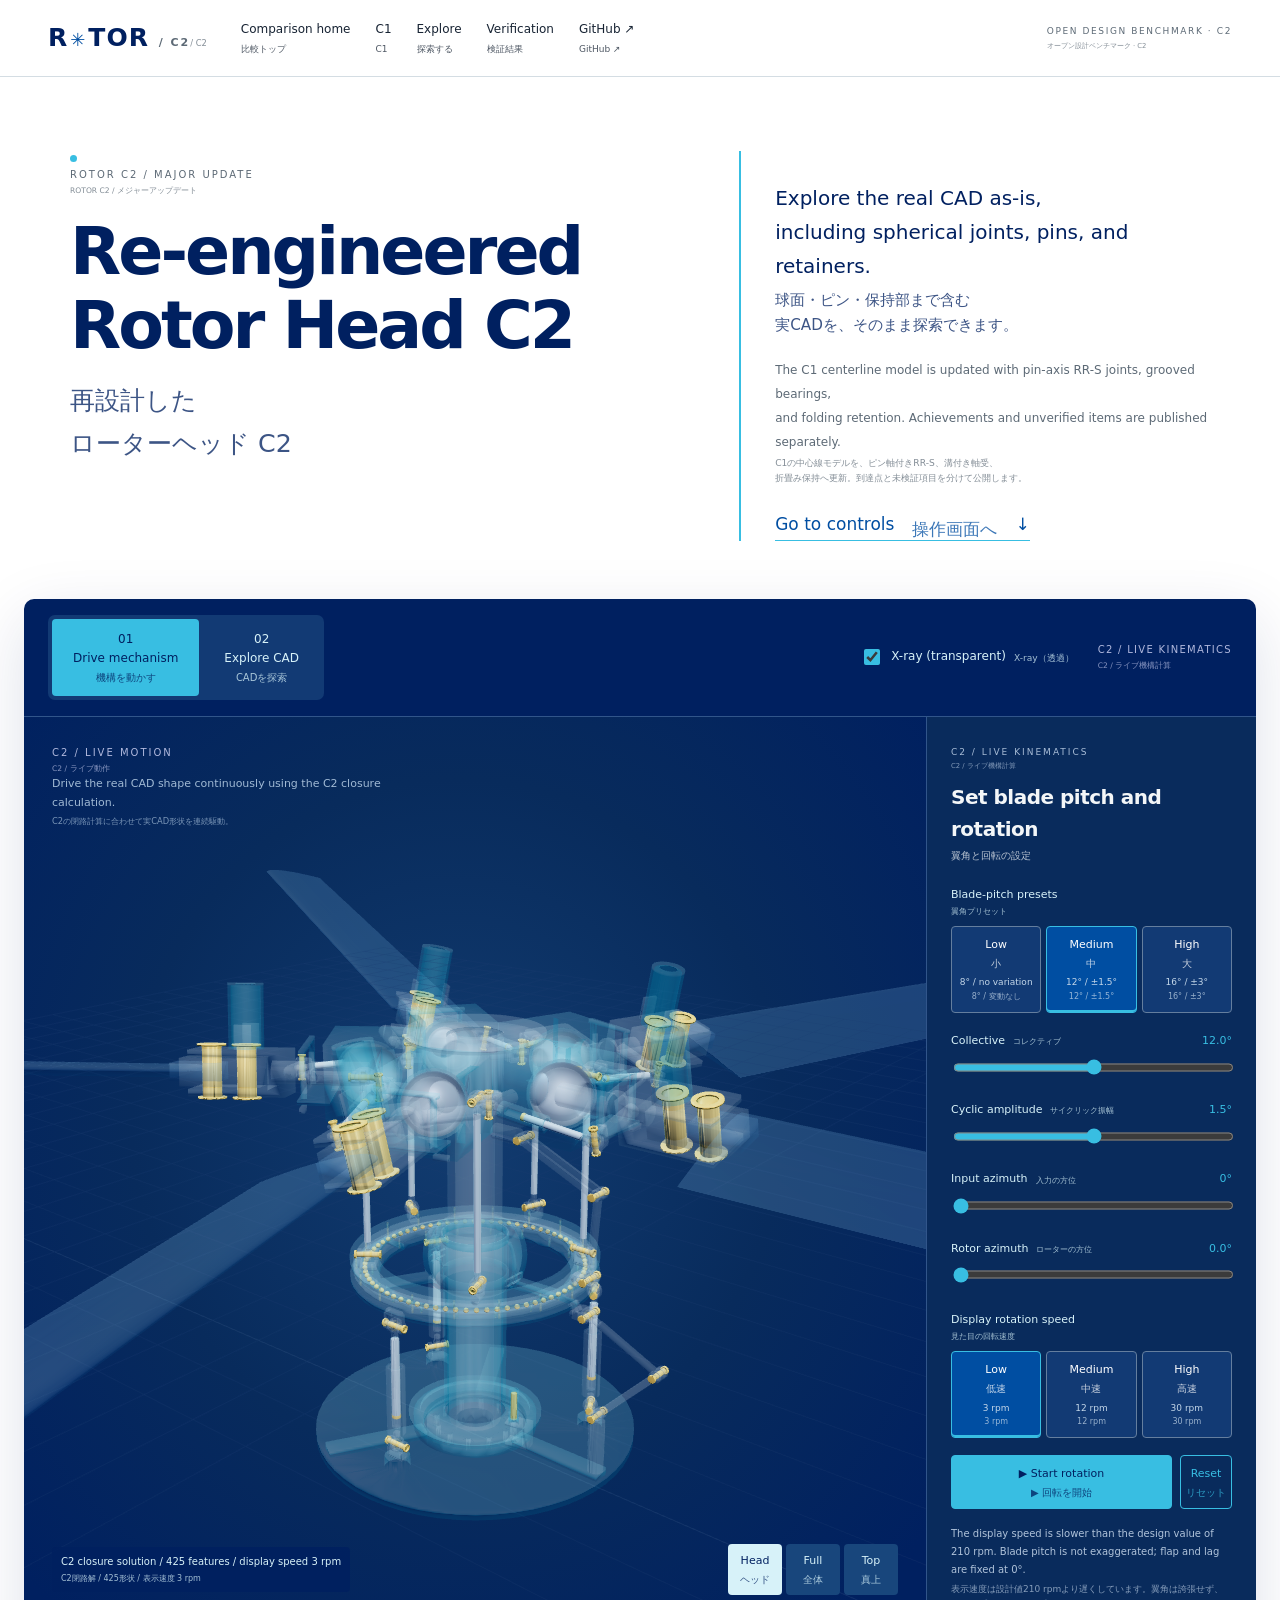
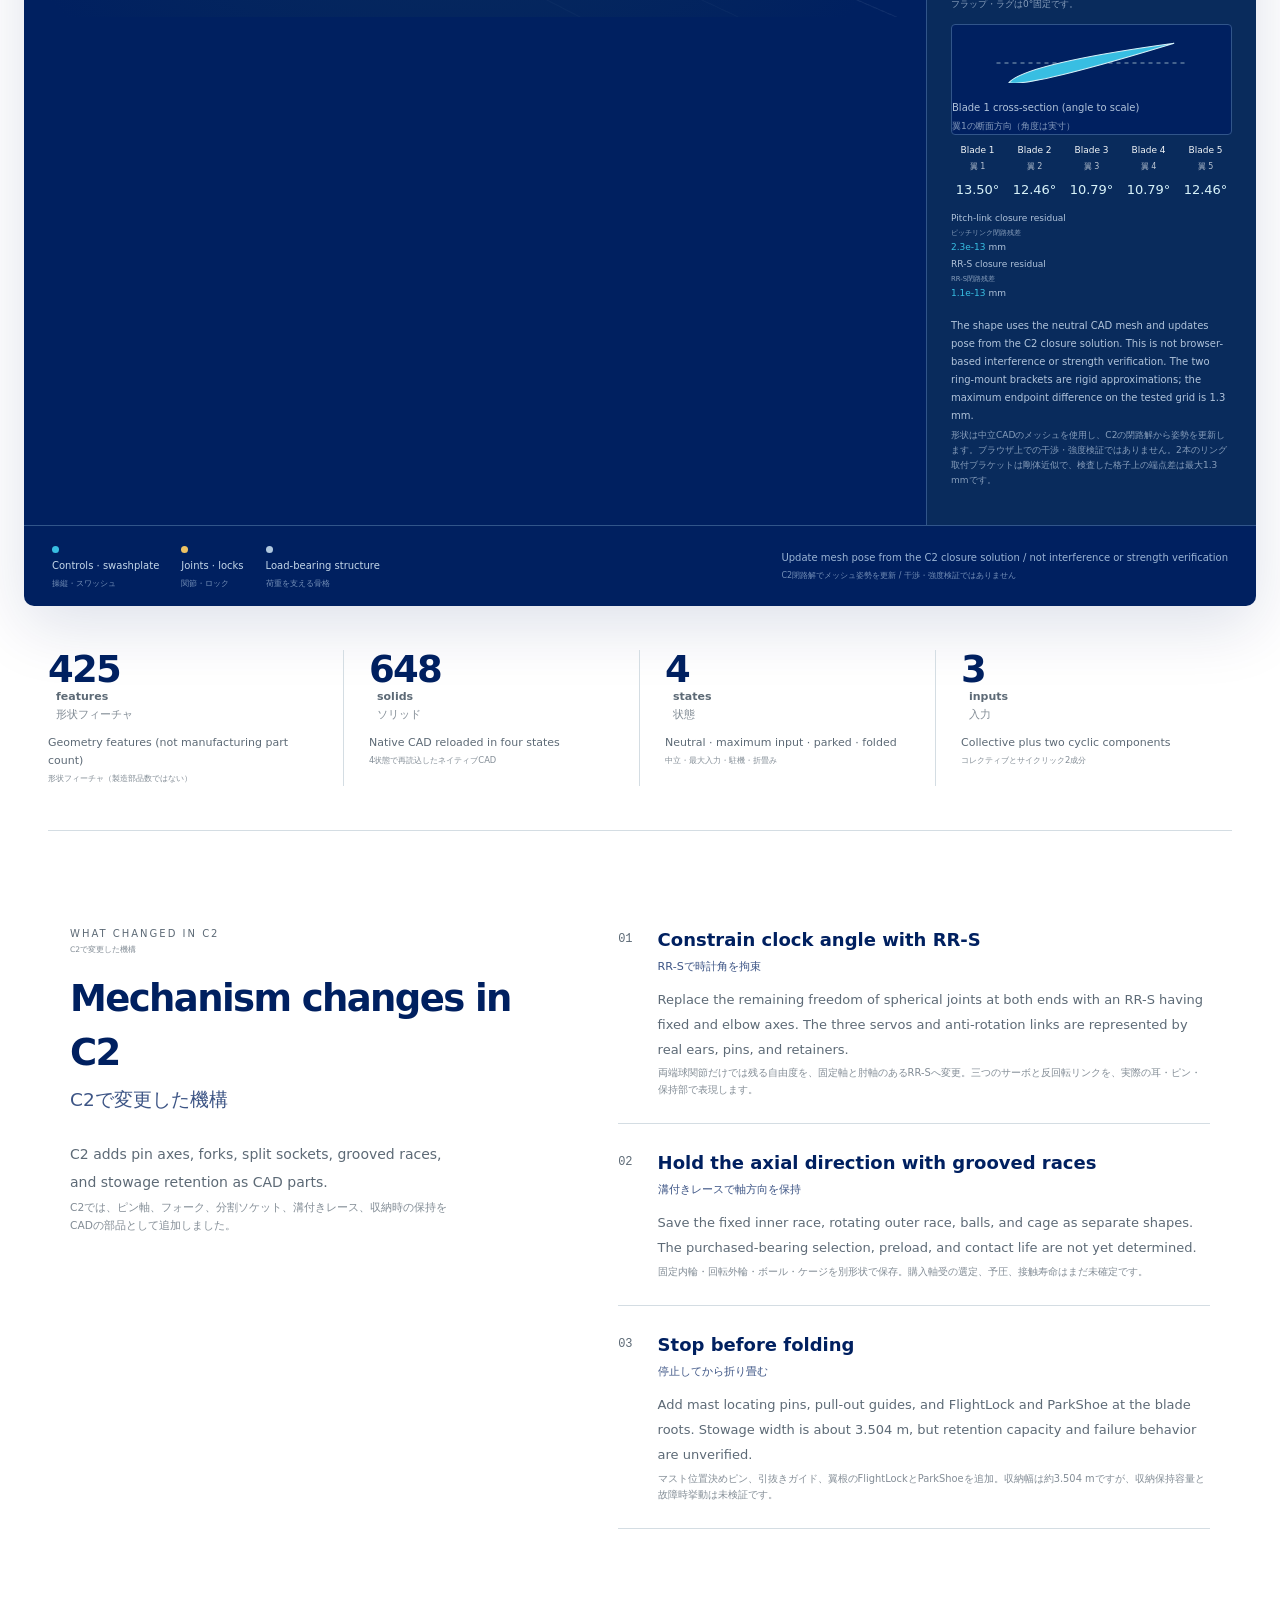
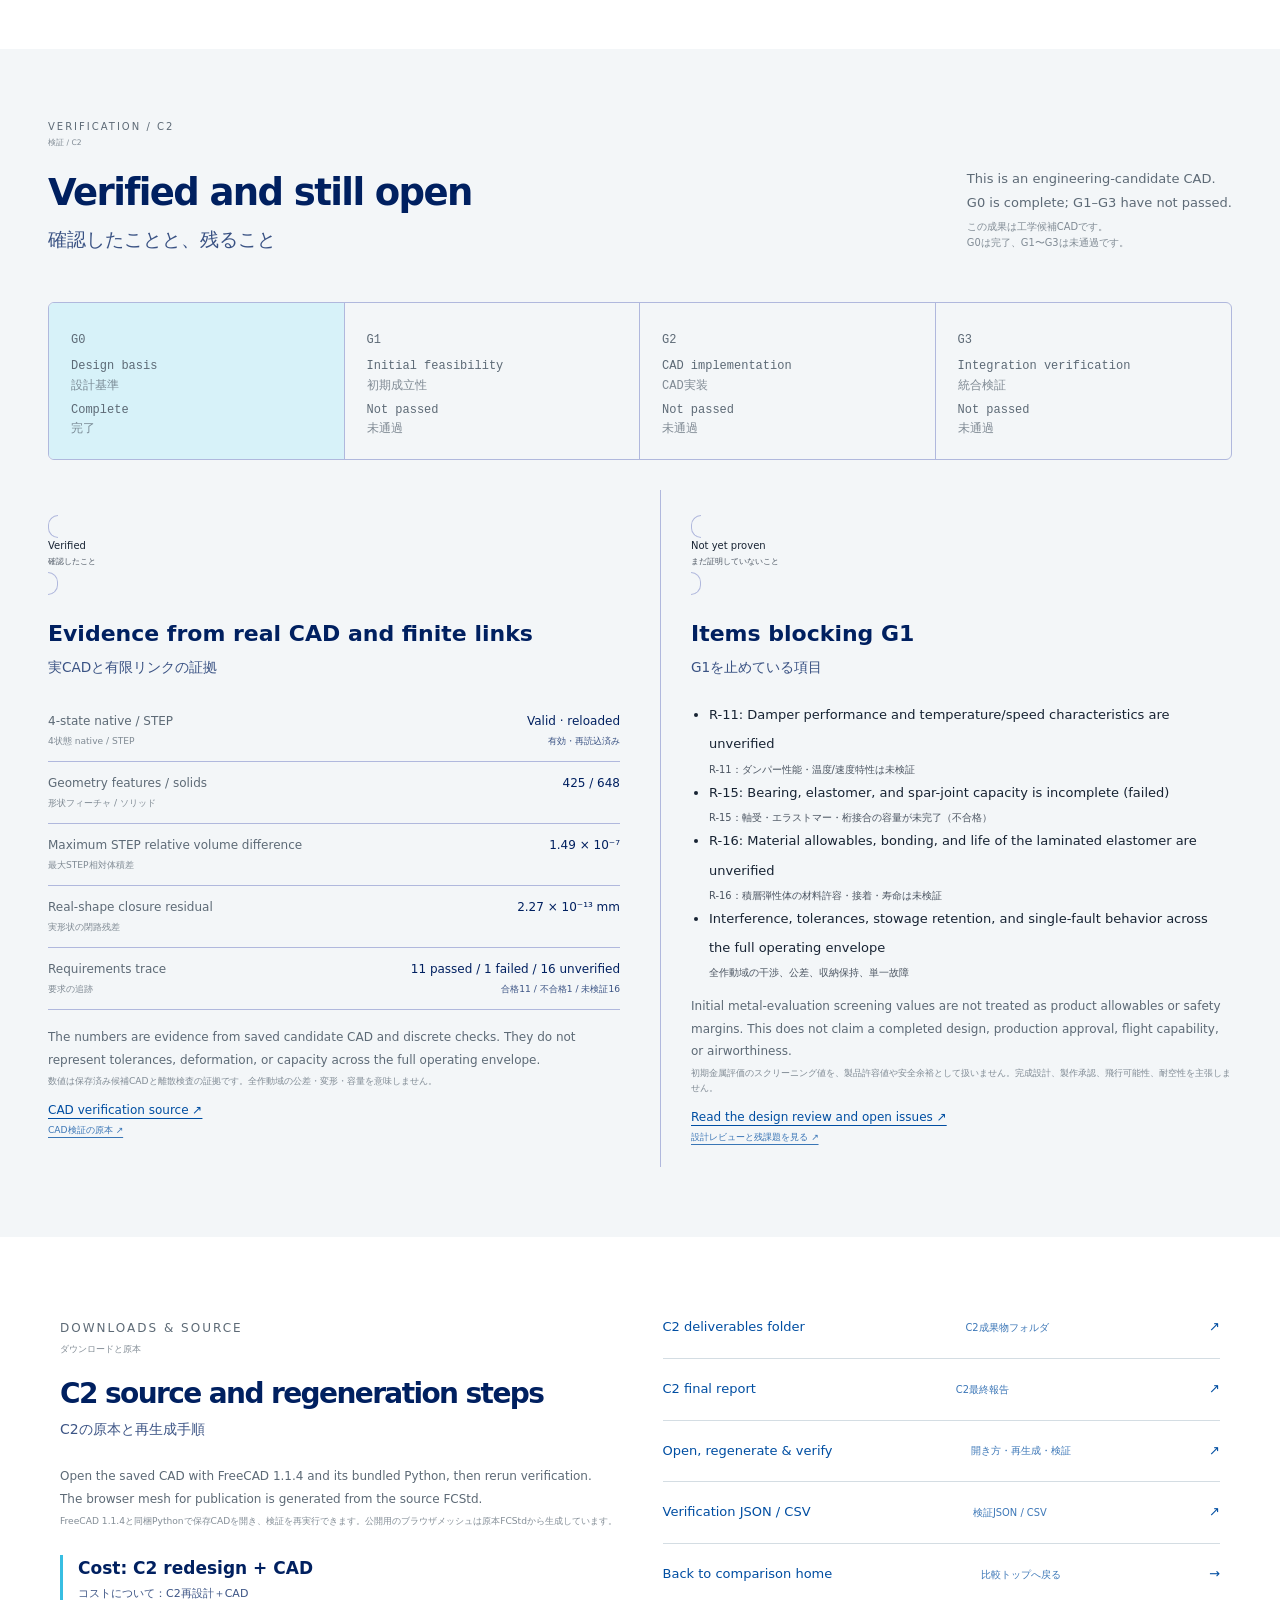
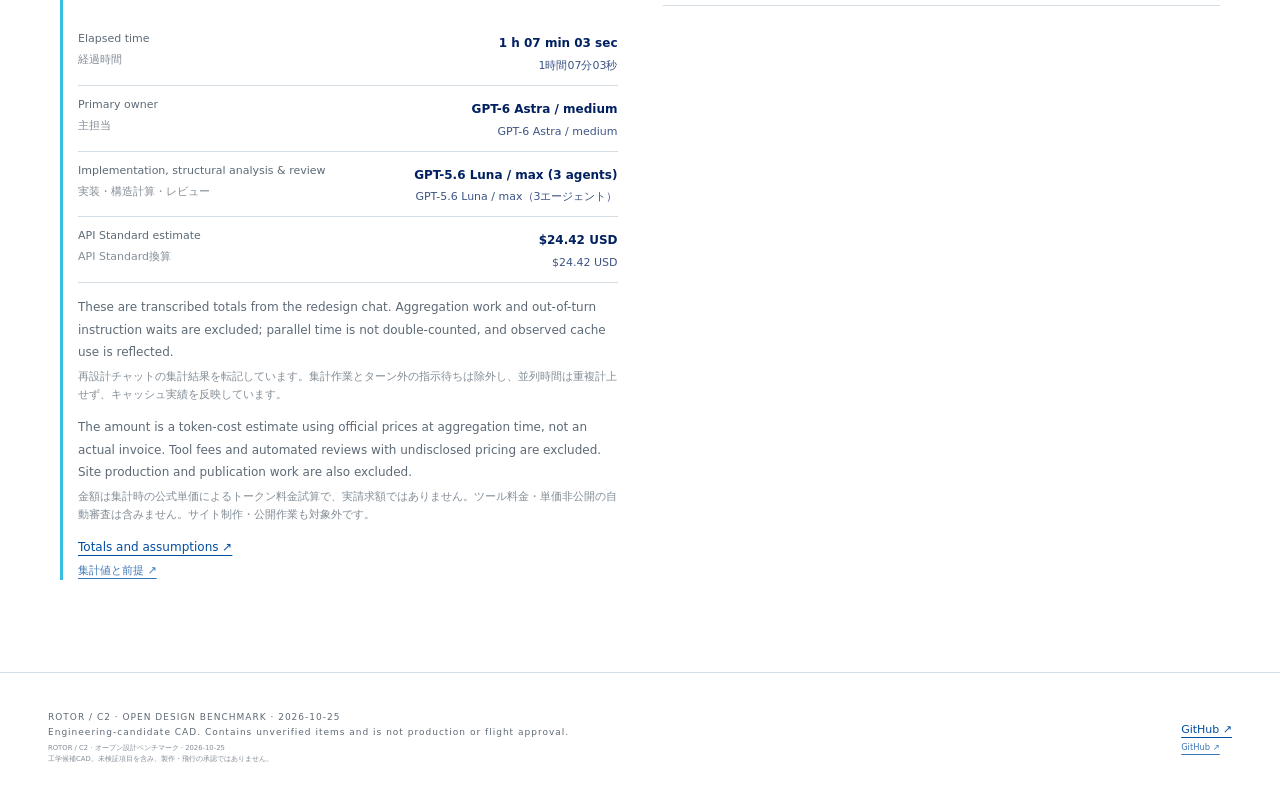
<file: docs/c2.html>
<!doctype html>
<html lang="en">
<head>
  <meta charset="utf-8">
  <meta name="viewport" content="width=device-width, initial-scale=1">
  <title>ROTOR / C2 — Rotor Head with Re-engineered Joints / 継手を実形状へ更新したローターヘッド</title>
  <meta name="description" content="C2 major update. Drive real CAD for 425 geometry features continuously with C2 kinematics. Adjust blade pitch and rotor speed, and compare four saved states. / C2メジャーアップデート。425形状フィーチャの実CADをC2の機構計算で連続駆動。翼角・回転速度を操作し、4つの保存状態とも比較できます。">
  <meta name="theme-color" content="#002060">
  <link rel="icon" href="data:image/svg+xml,%3Csvg xmlns='http://www.w3.org/2000/svg' viewBox='0 0 100 100'%3E%3Crect width='100' height='100' rx='22' fill='%23002060'/%3E%3Ctext x='18' y='75' font-size='66' fill='%2338BEE2'%3EC2%3C/text%3E%3C/svg%3E">
  <link rel="stylesheet" href="c2.css?v=coatings-1">
  <link rel="stylesheet" href="bilingual.css?v=1">
  <script type="importmap">{"imports":{"three":"./vendor/three.module.js"}}</script>

  <link rel="canonical" href="https://rotor.nightly.dedyn.io/c2.html">
  <meta property="og:type" content="website">
  <meta property="og:site_name" content="Rotor CAD Benchmark">
  <meta property="og:title" content="Rotor CAD Benchmark C2 — Interactive Redesign">
  <meta property="og:description" content="Explore 425 CAD shape features in continuous 3D motion. Inspect physical joints, verification evidence and the implementation cost of the C2 rotor redesign.">
  <meta property="og:url" content="https://rotor.nightly.dedyn.io/c2.html">
  <meta property="og:locale" content="en_US">
  <meta property="og:locale:alternate" content="ja_JP">
  <meta property="og:image" content="https://rotor.nightly.dedyn.io/assets/c2-ogp.png">
  <meta property="og:image:type" content="image/png">
  <meta property="og:image:width" content="1200">
  <meta property="og:image:height" content="630">
  <meta property="og:image:alt" content="C2 rotor-head CAD model with redesigned physical joints. Interactive 3D, engineering evidence and implementation cost.">
  <meta name="twitter:card" content="summary_large_image">
  <meta name="twitter:title" content="Rotor CAD Benchmark C2 — Interactive Redesign">
  <meta name="twitter:description" content="Explore the redesigned rotor head in continuous 3D, with engineering evidence and implementation cost.">
  <meta name="twitter:image" content="https://rotor.nightly.dedyn.io/assets/c2-ogp.png">
  <meta name="twitter:image:alt" content="C2 redesigned rotor-head CAD model and benchmark summary.">
</head>
<body>
<a class="skip" href="#explore"><span class="en" lang="en">Go to controls</span><span class="ja" lang="ja">操作パネルへ</span></a>
<header>
  <a class="brand" href="./index.html">R<span class="brand-mark">✳</span>TOR <small><span class="en" lang="en">/ C2</span><span class="ja" lang="ja">/ C2</span></small></a>
  <nav aria-label="Main navigation / メイン">
    <a href="./index.html"><span class="en" lang="en">Comparison home</span><span class="ja" lang="ja">比較トップ</span></a>
    <a href="./c1.html"><span class="en" lang="en">C1</span><span class="ja" lang="ja">C1</span></a>
    <a href="#explore"><span class="en" lang="en">Explore</span><span class="ja" lang="ja">探索する</span></a>
    <a href="#evidence"><span class="en" lang="en">Verification</span><span class="ja" lang="ja">検証結果</span></a>
    <a href="https://github.com/naoyamd/rotor-cad-benchmark/tree/main/results/C2"><span class="en" lang="en">GitHub ↗</span><span class="ja" lang="ja">GitHub ↗</span></a>
  </nav>
  <span class="edition"><span class="en" lang="en">OPEN DESIGN BENCHMARK · C2</span><span class="ja" lang="ja">オープン設計ベンチマーク · C2</span></span>
</header>

<main>
  <section class="intro">
    <div>
      <p class="eyebrow"><span class="dot"></span> <span class="en" lang="en">ROTOR C2 / MAJOR UPDATE</span><span class="ja" lang="ja">ROTOR C2 / メジャーアップデート</span></p>
      <h1><span class="en" lang="en">Re-engineered<br>Rotor Head C2</span><span class="ja" lang="ja">再設計した<br>ローターヘッド C2</span></h1>
    </div>
    <div class="intro-copy">
      <p><span class="en" lang="en">Explore the real CAD as-is,<br>including spherical joints, pins, and retainers.</span><span class="ja" lang="ja">球面・ピン・保持部まで含む<br>実CADを、そのまま探索できます。</span></p>
      <p class="muted"><span class="en" lang="en">The C1 centerline model is updated with pin-axis RR-S joints, grooved bearings,<br>and folding retention. Achievements and unverified items are published separately.</span><span class="ja" lang="ja">C1の中心線モデルを、ピン軸付きRR-S、溝付き軸受、<br>折畳み保持へ更新。到達点と未検証項目を分けて公開します。</span></p>
      <a href="#explore" class="text-link"><span class="en" lang="en">Go to controls</span><span class="ja" lang="ja">操作画面へ</span> <span>↓</span></a>
    </div>
  </section>

  <section id="explore" class="explorer" aria-label="C2 interactive CAD / C2インタラクティブCAD">
    <div class="explorer-top">
      <div class="tabs" role="group" aria-label="Display mode / 表示モード">
        <button id="motionMode" class="active" aria-pressed="true">01 <span class="en" lang="en">Drive mechanism</span><span class="ja" lang="ja">機構を動かす</span></button>
        <button id="cadMode" aria-pressed="false">02 <span class="en" lang="en">Explore CAD</span><span class="ja" lang="ja">CADを探索</span></button>
      </div>
      <div class="display-options">
        <label id="xrayOption" class="xray-label"><input id="xray" type="checkbox" checked><span class="en" lang="en">X-ray (transparent)</span><span class="ja" lang="ja">X-ray（透過）</span></label>
        <span class="live-tag" id="modeTag"><span class="en" lang="en">C2 / LIVE KINEMATICS</span><span class="ja" lang="ja">C2 / ライブ機構計算</span></span>
      </div>
    </div>
    <div class="explorer-body">
      <div class="stage-wrap">
        <div id="viewport" tabindex="0" role="img" aria-label="C2 real CAD. Drag to rotate, use the wheel to zoom, or use the view buttons below. / C2実CAD。ドラッグで回転、ホイールで拡大。下の視点ボタンでも操作できます。"></div>
        <div class="stage-caption">
          <span class="eyebrow" id="stageTitle"><span class="en" lang="en">C2 / FINITE CAD MOTION</span><span class="ja" lang="ja">C2 / 有限リンクCADモーション</span></span>
          <p id="stageDescription"><span class="en" lang="en">Drive the real CAD shape continuously using the C2 closure calculation.</span><span class="ja" lang="ja">C2の閉路計算に合わせて実CAD形状を連続駆動。</span></p>
        </div>
        <div class="stage-bottom">
          <span id="status" role="status" aria-live="polite"><span class="en" lang="en">Loading mechanism model…</span><span class="ja" lang="ja">機構モデルを読み込み中…</span></span>
          <div id="cameraButtons" class="camera-buttons" role="group" aria-label="View / 視点">
            <button data-view="head" class="active"><span class="en" lang="en">Head</span><span class="ja" lang="ja">ヘッド</span></button>
            <button data-view="full"><span class="en" lang="en">Full</span><span class="ja" lang="ja">全体</span></button>
            <button data-view="top"><span class="en" lang="en">Top</span><span class="ja" lang="ja">真上</span></button>
          </div>
        </div>
        <div id="loadError" hidden></div>
      </div>

      <aside class="controls">
        <div id="cadControls" hidden>
          <p class="eyebrow"><span class="en" lang="en">SAVED DESIGN STATES</span><span class="ja" lang="ja">保存済みのCAD状態</span></p>
          <h2><span class="en" lang="en">Saved CAD states</span><span class="ja" lang="ja">保存済みのCAD状態</span></h2>
          <div class="state-grid" role="group" aria-label="CAD states / CAD状態">
            <button data-state="neutral" class="active">01 <b><span class="en" lang="en">Neutral</span><span class="ja" lang="ja">中立</span></b><small><span class="en" lang="en">collective 12°</span><span class="ja" lang="ja">コレクティブ 12°</span></small></button>
            <button data-state="max-input">02 <b><span class="en" lang="en">Maximum input</span><span class="ja" lang="ja">最大入力</span></b><small><span class="en" lang="en">includes flap / lag</span><span class="ja" lang="ja">flap / lagを含む</span></small></button>
            <button data-state="parked">03 <b><span class="en" lang="en">Parked</span><span class="ja" lang="ja">駐機</span></b><small><span class="en" lang="en">mast locked · unlocked</span><span class="ja" lang="ja">マスト固定・解錠</span></small></button>
            <button data-state="folded">04 <b><span class="en" lang="en">Folded</span><span class="ja" lang="ja">折畳み</span></b><small><span class="en" lang="en">width 3.504 m</span><span class="ja" lang="ja">幅 3.504 m</span></small></button>
          </div>
          <label class="select-label" for="isolate"><span class="en" lang="en">Choose a configuration</span><span class="ja" lang="ja">見たい構成を選ぶ</span></label>
          <select id="isolate">
            <option value="all">All assembly / アセンブリ全体</option>
            <option value="Swashplate">Swashplate / スワッシュプレート</option>
            <option value="Blade1">Blade 1 root and blade / 1枚目の翼根と翼</option>
            <option value="Hub">Hub and mast / ハブ・マスト</option>
            <option value="Fixed">Fixed parts and servos / 固定部・サーボ</option>
          </select>
          <div class="part-info" aria-live="polite">
            <span class="eyebrow"><span class="en" lang="en">PART INSPECTOR</span><span class="ja" lang="ja">部品インスペクター</span></span>
            <h3 id="partName"><span class="en" lang="en">Select a part</span><span class="ja" lang="ja">部品を選択</span></h3>
            <p id="partDetail"><span class="en" lang="en">Click a part in 3D to inspect its name, connections, and design notes.</span><span class="ja" lang="ja">3D上の部品をクリック。名前・接続先・設計上の注記を確認できます。</span></p>
          </div>
          <p class="fine"><span class="en" lang="en">425 is the geometry-feature count, not the manufacturing part count. The reference AirframeEnvelope is excluded from the display mesh.</span><span class="ja" lang="ja">425は形状フィーチャ数です。製造部品点数ではありません。参照用AirframeEnvelopeは表示用メッシュから除外しています。</span></p>
        </div>

        <div id="motionControls">
          <p class="eyebrow"><span class="en" lang="en">C2 / LIVE KINEMATICS</span><span class="ja" lang="ja">C2 / ライブ機構計算</span></p><h2><span class="en" lang="en">Set blade pitch and rotation</span><span class="ja" lang="ja">翼角と回転の設定</span></h2>
          <p class="preset-label"><span class="en" lang="en">Blade-pitch presets</span><span class="ja" lang="ja">翼角プリセット</span></p><div class="presets" role="group" aria-label="Blade-pitch presets / 翼角プリセット"><button data-pitch="0" aria-pressed="false"><span class="en" lang="en">Low</span><span class="ja" lang="ja">小</span><small><span class="en" lang="en">8° / no variation</span><span class="ja" lang="ja">8° / 変動なし</span></small></button><button data-pitch="1" class="active" aria-pressed="true"><span class="en" lang="en">Medium</span><span class="ja" lang="ja">中</span><small><span class="en" lang="en">12° / ±1.5°</span><span class="ja" lang="ja">12° / ±1.5°</span></small></button><button data-pitch="2" aria-pressed="false"><span class="en" lang="en">High</span><span class="ja" lang="ja">大</span><small><span class="en" lang="en">16° / ±3°</span><span class="ja" lang="ja">16° / ±3°</span></small></button></div>
          <label for="collective"><span class="en" lang="en">Collective</span><span class="ja" lang="ja">コレクティブ</span> <output id="collectiveValue">12.0°</output></label><input id="collective" type="range" min="8" max="16" step="0.1" value="12">
          <label for="cyclic"><span class="en" lang="en">Cyclic amplitude</span><span class="ja" lang="ja">サイクリック振幅</span> <output id="cyclicValue">1.5°</output></label><input id="cyclic" type="range" min="0" max="3" step="0.1" value="1.5">
          <label for="phase"><span class="en" lang="en">Input azimuth</span><span class="ja" lang="ja">入力の方位</span> <output id="phaseValue">0°</output></label><input id="phase" type="range" min="0" max="360" step="1" value="0">
          <label for="azimuth"><span class="en" lang="en">Rotor azimuth</span><span class="ja" lang="ja">ローターの方位</span> <output id="azimuthValue">0°</output></label><input id="azimuth" type="range" min="0" max="359.9" step="0.1" value="0">
          <p class="preset-label"><span class="en" lang="en">Display rotation speed</span><span class="ja" lang="ja">見た目の回転速度</span></p><div class="presets" role="group" aria-label="Rotation-speed presets / 回転速度プリセット"><button data-speed="0" class="active" aria-pressed="true"><span class="en" lang="en">Low</span><span class="ja" lang="ja">低速</span><small><span class="en" lang="en">3 rpm</span><span class="ja" lang="ja">3 rpm</span></small></button><button data-speed="1" aria-pressed="false"><span class="en" lang="en">Medium</span><span class="ja" lang="ja">中速</span><small><span class="en" lang="en">12 rpm</span><span class="ja" lang="ja">12 rpm</span></small></button><button data-speed="2" aria-pressed="false"><span class="en" lang="en">High</span><span class="ja" lang="ja">高速</span><small><span class="en" lang="en">30 rpm</span><span class="ja" lang="ja">30 rpm</span></small></button></div>
          <div class="play-row"><button id="motionPlay" aria-pressed="false"><span class="en" lang="en">▶ Start rotation</span><span class="ja" lang="ja">▶ 回転を開始</span></button><button id="motionReset"><span class="en" lang="en">Reset</span><span class="ja" lang="ja">リセット</span></button></div>
          <p class="fine"><span class="en" lang="en">The display speed is slower than the design value of 210 rpm. Blade pitch is not exaggerated; flap and lag are fixed at 0°.</span><span class="ja" lang="ja">表示速度は設計値210 rpmより遅くしています。翼角は誇張せず、フラップ・ラグは0°固定です。</span></p>
          <div class="pitch-section"><svg viewBox="0 0 220 58" role="img" aria-label="Blade 1 pitch angle; dashed line is 0°. / 翼1のピッチ角。破線が0度。"><path d="M15 38H205" stroke="#8aa5ba" stroke-dasharray="4 4"/><g id="pitchSection"><path d="M25 38 Q45 23 195 38 Q45 47 25 38Z" fill="#38BEE2" stroke="#D7F2F9"/></g></svg><div class="pitch-caption fine"><span class="en" lang="en">Blade 1 cross-section (angle to scale)</span><span class="ja" lang="ja">翼1の断面方向（角度は実寸）</span></div></div>
          <div id="pitches" class="pitches" aria-label="Blade pitch angles / 各翼ピッチ角"></div><p class="residual"><span class="en" lang="en">Pitch-link closure residual</span><span class="ja" lang="ja">ピッチリンク閉路残差</span> <output id="residual">—</output> mm<br><span class="en" lang="en">RR-S closure residual</span><span class="ja" lang="ja">RR-S閉路残差</span> <output id="scissorResidual">—</output> mm</p>
          <p class="fine"><span class="en" lang="en">The shape uses the neutral CAD mesh and updates pose from the C2 closure solution. This is not browser-based interference or strength verification. The two ring-mount brackets are rigid approximations; the maximum endpoint difference on the tested grid is 1.3 mm.</span><span class="ja" lang="ja">形状は中立CADのメッシュを使用し、C2の閉路解から姿勢を更新します。ブラウザ上での干渉・強度検証ではありません。2本のリング取付ブラケットは剛体近似で、検査した格子上の端点差は最大1.3 mmです。</span></p>
        </div>
      </aside>
    </div>
    <div class="explorer-foot">
      <span><i class="legend blue"></i><span class="en" lang="en">Controls · swashplate</span><span class="ja" lang="ja">操縦・スワッシュ</span></span>
      <span><i class="legend gold"></i><span class="en" lang="en">Joints · locks</span><span class="ja" lang="ja">関節・ロック</span></span>
      <span><i class="legend silver"></i><span class="en" lang="en">Load-bearing structure</span><span class="ja" lang="ja">荷重を支える骨格</span></span>
      <span id="modelNote"><span class="en" lang="en">Triangulated real-CAD display / length unit: m</span><span class="ja" lang="ja">実CADの三角形化表示 / 長さ単位 m</span></span>
    </div>
  </section>

  <section class="numbers" aria-label="Design scale / 設計規模">
    <div><strong>425<span class="en" lang="en">features</span><span class="ja" lang="ja">形状フィーチャ</span></strong><p><span class="en" lang="en">Geometry features (not manufacturing part count)</span><span class="ja" lang="ja">形状フィーチャ（製造部品数ではない）</span></p></div>
    <div><strong>648<span class="en" lang="en">solids</span><span class="ja" lang="ja">ソリッド</span></strong><p><span class="en" lang="en">Native CAD reloaded in four states</span><span class="ja" lang="ja">4状態で再読込したネイティブCAD</span></p></div>
    <div><strong>4<span class="en" lang="en">states</span><span class="ja" lang="ja">状態</span></strong><p><span class="en" lang="en">Neutral · maximum input · parked · folded</span><span class="ja" lang="ja">中立・最大入力・駐機・折畳み</span></p></div>
    <div><strong>3<span class="en" lang="en">inputs</span><span class="ja" lang="ja">入力</span></strong><p><span class="en" lang="en">Collective plus two cyclic components</span><span class="ja" lang="ja">コレクティブとサイクリック2成分</span></p></div>
  </section>

  <section class="story">
    <div class="section-intro">
      <p class="eyebrow"><span class="en" lang="en">WHAT CHANGED IN C2</span><span class="ja" lang="ja">C2で変更した機構</span></p>
      <h2><span class="en" lang="en">Mechanism changes in C2</span><span class="ja" lang="ja">C2で変更した機構</span></h2>
      <p><span class="en" lang="en">C2 adds pin axes, forks, split sockets, grooved races, and stowage retention as CAD parts.</span><span class="ja" lang="ja">C2では、ピン軸、フォーク、分割ソケット、溝付きレース、収納時の保持をCADの部品として追加しました。</span></p>
    </div>
    <div class="story-steps">
      <article><span>01</span><div><h3><span class="en" lang="en">Constrain clock angle with RR-S</span><span class="ja" lang="ja">RR-Sで時計角を拘束</span></h3><p><span class="en" lang="en">Replace the remaining freedom of spherical joints at both ends with an RR-S having fixed and elbow axes. The three servos and anti-rotation links are represented by real ears, pins, and retainers.</span><span class="ja" lang="ja">両端球関節だけでは残る自由度を、固定軸と肘軸のあるRR-Sへ変更。三つのサーボと反回転リンクを、実際の耳・ピン・保持部で表現します。</span></p></div></article>
      <article><span>02</span><div><h3><span class="en" lang="en">Hold the axial direction with grooved races</span><span class="ja" lang="ja">溝付きレースで軸方向を保持</span></h3><p><span class="en" lang="en">Save the fixed inner race, rotating outer race, balls, and cage as separate shapes. The purchased-bearing selection, preload, and contact life are not yet determined.</span><span class="ja" lang="ja">固定内輪・回転外輪・ボール・ケージを別形状で保存。購入軸受の選定、予圧、接触寿命はまだ未確定です。</span></p></div></article>
      <article><span>03</span><div><h3><span class="en" lang="en">Stop before folding</span><span class="ja" lang="ja">停止してから折り畳む</span></h3><p><span class="en" lang="en">Add mast locating pins, pull-out guides, and FlightLock and ParkShoe at the blade roots. Stowage width is about 3.504 m, but retention capacity and failure behavior are unverified.</span><span class="ja" lang="ja">マスト位置決めピン、引抜きガイド、翼根のFlightLockとParkShoeを追加。収納幅は約3.504 mですが、収納保持容量と故障時挙動は未検証です。</span></p></div></article>
    </div>
  </section>

  <section id="evidence" class="evidence">
    <div class="evidence-heading">
      <div><p class="eyebrow"><span class="en" lang="en">VERIFICATION / C2</span><span class="ja" lang="ja">検証 / C2</span></p><h2><span class="en" lang="en">Verified and still open</span><span class="ja" lang="ja">確認したことと、残ること</span></h2></div>
      <p><span class="en" lang="en">This is an engineering-candidate CAD.<br>G0 is complete; G1–G3 have not passed.</span><span class="ja" lang="ja">この成果は工学候補CADです。<br>G0は完了、G1〜G3は未通過です。</span></p>
    </div>
    <div class="gate-strip">
      <div class="passed"><span>G0</span><b><span class="en" lang="en">Design basis</span><span class="ja" lang="ja">設計基準</span></b><small><span class="en" lang="en">Complete</span><span class="ja" lang="ja">完了</span></small></div>
      <div><span>G1</span><b><span class="en" lang="en">Initial feasibility</span><span class="ja" lang="ja">初期成立性</span></b><small><span class="en" lang="en">Not passed</span><span class="ja" lang="ja">未通過</span></small></div>
      <div><span>G2</span><b><span class="en" lang="en">CAD implementation</span><span class="ja" lang="ja">CAD実装</span></b><small><span class="en" lang="en">Not passed</span><span class="ja" lang="ja">未通過</span></small></div>
      <div><span>G3</span><b><span class="en" lang="en">Integration verification</span><span class="ja" lang="ja">統合検証</span></b><small><span class="en" lang="en">Not passed</span><span class="ja" lang="ja">未通過</span></small></div>
    </div>
    <div class="evidence-grid">
      <article>
        <span class="badge"><span class="en" lang="en">Verified</span><span class="ja" lang="ja">確認したこと</span></span>
        <h3><span class="en" lang="en">Evidence from real CAD and finite links</span><span class="ja" lang="ja">実CADと有限リンクの証拠</span></h3>
        <dl>
          <div><dt><span class="en" lang="en">4-state native / STEP</span><span class="ja" lang="ja">4状態 native / STEP</span></dt><dd><span class="en" lang="en">Valid · reloaded</span><span class="ja" lang="ja">有効・再読込済み</span></dd></div>
          <div><dt><span class="en" lang="en">Geometry features / solids</span><span class="ja" lang="ja">形状フィーチャ / ソリッド</span></dt><dd>425 / 648</dd></div>
          <div><dt><span class="en" lang="en">Maximum STEP relative volume difference</span><span class="ja" lang="ja">最大STEP相対体積差</span></dt><dd>1.49 × 10⁻⁷</dd></div>
          <div><dt><span class="en" lang="en">Real-shape closure residual</span><span class="ja" lang="ja">実形状の閉路残差</span></dt><dd>2.27 × 10⁻¹³ mm</dd></div>
          <div><dt><span class="en" lang="en">Requirements trace</span><span class="ja" lang="ja">要求の追跡</span></dt><dd><span class="en" lang="en">11 passed / 1 failed / 16 unverified</span><span class="ja" lang="ja">合格11 / 不合格1 / 未検証16</span></dd></div>
        </dl>
        <p><span class="en" lang="en">The numbers are evidence from saved candidate CAD and discrete checks. They do not represent tolerances, deformation, or capacity across the full operating envelope.</span><span class="ja" lang="ja">数値は保存済み候補CADと離散検査の証拠です。全作動域の公差・変形・容量を意味しません。</span></p>
        <a href="https://github.com/naoyamd/rotor-cad-benchmark/blob/main/results/C2/verification/cad-checks.json"><span class="en" lang="en">CAD verification source ↗</span><span class="ja" lang="ja">CAD検証の原本 ↗</span></a>
      </article>
      <article class="limits">
        <span class="badge"><span class="en" lang="en">Not yet proven</span><span class="ja" lang="ja">まだ証明していないこと</span></span>
        <h3><span class="en" lang="en">Items blocking G1</span><span class="ja" lang="ja">G1を止めている項目</span></h3>
        <ul>
          <li><span class="en" lang="en">R-11: Damper performance and temperature/speed characteristics are unverified</span><span class="ja" lang="ja">R-11：ダンパー性能・温度/速度特性は未検証</span></li>
          <li><span class="en" lang="en">R-15: Bearing, elastomer, and spar-joint capacity is incomplete (failed)</span><span class="ja" lang="ja">R-15：軸受・エラストマー・桁接合の容量が未完了（不合格）</span></li>
          <li><span class="en" lang="en">R-16: Material allowables, bonding, and life of the laminated elastomer are unverified</span><span class="ja" lang="ja">R-16：積層弾性体の材料許容・接着・寿命は未検証</span></li>
          <li><span class="en" lang="en">Interference, tolerances, stowage retention, and single-fault behavior across the full operating envelope</span><span class="ja" lang="ja">全作動域の干渉、公差、収納保持、単一故障</span></li>
        </ul>
        <p><span class="en" lang="en">Initial metal-evaluation screening values are not treated as product allowables or safety margins. This does not claim a completed design, production approval, flight capability, or airworthiness.</span><span class="ja" lang="ja">初期金属評価のスクリーニング値を、製品許容値や安全余裕として扱いません。完成設計、製作承認、飛行可能性、耐空性を主張しません。</span></p>
        <a href="https://github.com/naoyamd/rotor-cad-benchmark/blob/main/results/C2/design-review.md"><span class="en" lang="en">Read the design review and open issues ↗</span><span class="ja" lang="ja">設計レビューと残課題を見る ↗</span></a>
      </article>
    </div>
  </section>

  <section class="resources">
    <div>
      <p class="eyebrow"><span class="en" lang="en">DOWNLOADS &amp; SOURCE</span><span class="ja" lang="ja">ダウンロードと原本</span></p>
      <h2><span class="en" lang="en">C2 source and regeneration steps</span><span class="ja" lang="ja">C2の原本と再生成手順</span></h2>
      <p><span class="en" lang="en">Open the saved CAD with FreeCAD 1.1.4 and its bundled Python, then rerun verification. The browser mesh for publication is generated from the source FCStd.</span><span class="ja" lang="ja">FreeCAD 1.1.4と同梱Pythonで保存CADを開き、検証を再実行できます。公開用のブラウザメッシュは原本FCStdから生成しています。</span></p>
      <div id="cost" class="notice"><h3><span class="en" lang="en">Cost: C2 redesign + CAD</span><span class="ja" lang="ja">コストについて：C2再設計＋CAD</span></h3><dl><div><dt><span class="en" lang="en">Elapsed time</span><span class="ja" lang="ja">経過時間</span></dt><dd><span class="en" lang="en">1 h 07 min 03 sec</span><span class="ja" lang="ja">1時間07分03秒</span></dd></div><div><dt><span class="en" lang="en">Primary owner</span><span class="ja" lang="ja">主担当</span></dt><dd><span class="en" lang="en">GPT-6 Astra / medium</span><span class="ja" lang="ja">GPT-6 Astra / medium</span></dd></div><div><dt><span class="en" lang="en">Implementation, structural analysis &amp; review</span><span class="ja" lang="ja">実装・構造計算・レビュー</span></dt><dd><span class="en" lang="en">GPT-5.6 Luna / max (3 agents)</span><span class="ja" lang="ja">GPT-5.6 Luna / max（3エージェント）</span></dd></div><div><dt><span class="en" lang="en">API Standard estimate</span><span class="ja" lang="ja">API Standard換算</span></dt><dd><span class="en" lang="en">$24.42 USD</span><span class="ja" lang="ja">$24.42 USD</span></dd></div></dl><p><span class="en" lang="en">These are transcribed totals from the redesign chat. Aggregation work and out-of-turn instruction waits are excluded; parallel time is not double-counted, and observed cache use is reflected.</span><span class="ja" lang="ja">再設計チャットの集計結果を転記しています。集計作業とターン外の指示待ちは除外し、並列時間は重複計上せず、キャッシュ実績を反映しています。</span></p><p><span class="en" lang="en">The amount is a token-cost estimate using official prices at aggregation time, not an actual invoice. Tool fees and automated reviews with undisclosed pricing are excluded. Site production and publication work are also excluded.</span><span class="ja" lang="ja">金額は集計時の公式単価によるトークン料金試算で、実請求額ではありません。ツール料金・単価非公開の自動審査は含みません。サイト制作・公開作業も対象外です。</span></p><p><a href="https://github.com/naoyamd/rotor-cad-benchmark/blob/main/metrics/C2/README.md"><span class="en" lang="en">Totals and assumptions ↗</span><span class="ja" lang="ja">集計値と前提 ↗</span></a></p></div>
    </div>
    <div class="resource-links">
      <a href="https://github.com/naoyamd/rotor-cad-benchmark/tree/main/results/C2"><span class="en" lang="en">C2 deliverables folder</span><span class="ja" lang="ja">C2成果物フォルダ</span> <span>↗</span></a>
      <a href="https://github.com/naoyamd/rotor-cad-benchmark/blob/main/results/C2/final-report.md"><span class="en" lang="en">C2 final report</span><span class="ja" lang="ja">C2最終報告</span> <span>↗</span></a>
      <a href="https://github.com/naoyamd/rotor-cad-benchmark/blob/main/results/C2/RUN.md"><span class="en" lang="en">Open, regenerate &amp; verify</span><span class="ja" lang="ja">開き方・再生成・検証</span> <span>↗</span></a>
      <a href="https://github.com/naoyamd/rotor-cad-benchmark/tree/main/results/C2/verification"><span class="en" lang="en">Verification JSON / CSV</span><span class="ja" lang="ja">検証JSON / CSV</span> <span>↗</span></a>
      <a href="./index.html"><span class="en" lang="en">Back to comparison home</span><span class="ja" lang="ja">比較トップへ戻る</span> <span>→</span></a>
    </div>
  </section>
</main>

<footer>
  <p><span class="en" lang="en">ROTOR / C2 · OPEN DESIGN BENCHMARK · 2026-10-25<br>Engineering-candidate CAD. Contains unverified items and is not production or flight approval.</span><span class="ja" lang="ja">ROTOR / C2 · オープン設計ベンチマーク · 2026-10-25<br>工学候補CAD。未検証項目を含み、製作・飛行の承認ではありません。</span></p>
  <a href="https://github.com/naoyamd/rotor-cad-benchmark"><span class="en" lang="en">GitHub ↗</span><span class="ja" lang="ja">GitHub ↗</span></a>
</footer>
<script type="module" src="c2.mjs?v=bilingual-1"></script>
</body>
</html>
</file>
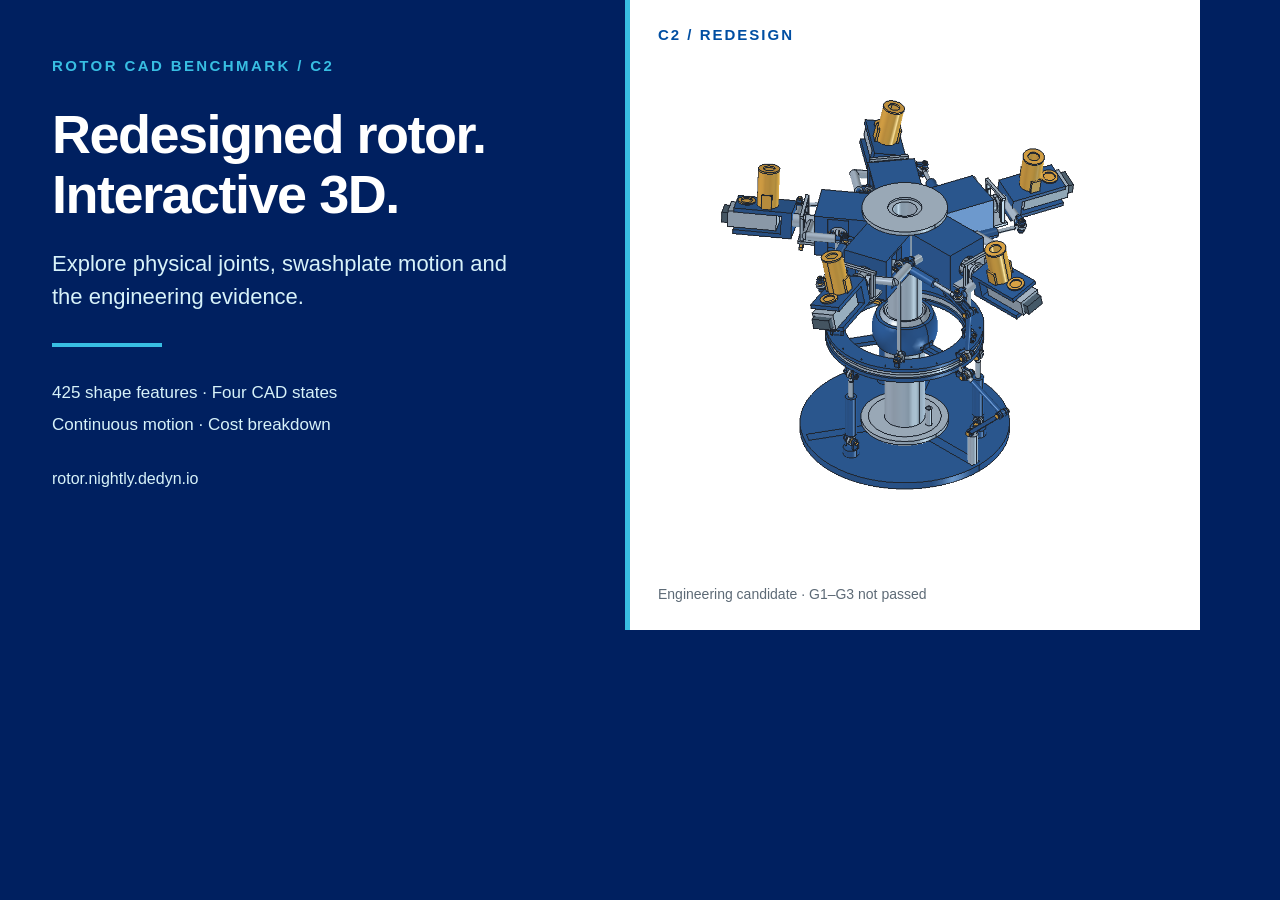
<file: docs/social-preview.html>
<!doctype html><html lang="en"><head><meta charset="utf-8"><title>C2 social preview source</title><style>*{box-sizing:border-box;cursor:none}body{margin:0;width:1200px;height:630px;background:#002060;color:white;font-family:'Segoe UI',Arial,sans-serif;overflow:hidden;display:flex}.text{width:625px;padding:57px 0 40px 52px}.tag{color:#38bee2;font-size:15px;font-weight:700;letter-spacing:2.4px}h1{font-size:54px;line-height:1.12;letter-spacing:-1.5px;margin:30px 0 22px}.subtitle{font-size:22px;line-height:1.5;color:#d7f2f9;max-width:480px}.rule{width:110px;height:4px;background:#38bee2;margin:30px 0}.topics{font-size:17px;color:#d7f2f9;line-height:1.9}.domain{font-size:16px;color:#d7f2f9;margin-top:28px}.visual{width:575px;background:white;border-left:5px solid #38bee2;position:relative;display:flex;align-items:center;justify-content:center;overflow:hidden}.visual img{width:840px;height:630px;object-fit:contain;max-width:none;flex:none}.label{position:absolute;left:28px;top:26px;color:#004ea2;font-size:15px;letter-spacing:2px;font-weight:700}.status{position:absolute;bottom:28px;left:28px;color:#5d6a76;font-size:14px}</style></head><body><div class="text"><div class="tag">ROTOR CAD BENCHMARK / C2</div><h1>Redesigned rotor.<br>Interactive 3D.</h1><div class="subtitle">Explore physical joints, swashplate motion and the engineering evidence.</div><div class="rule"></div><div class="topics">425 shape features · Four CAD states<br>Continuous motion · Cost breakdown</div><div class="domain">rotor.nightly.dedyn.io</div></div><div class="visual"><span class="label">C2 / REDESIGN</span><img src="assets/c2-preview.png" alt="C2 rotor head"><span class="status">Engineering candidate · G1–G3 not passed</span></div></body></html>
</file>
<file: docs/landing.css>
:root{font-family:"Segoe UI","Yu Gothic UI",Meiryo,sans-serif;color:#172333;background:#fff;font-synthesis:none;--navy:#002060;--blue:#004ea2;--cyan:#38bee2;--muted:#5d6a76;--line:#b0b8dd}*{box-sizing:border-box}html{scroll-behavior:smooth;scroll-padding-top:24px}body{margin:0}a{color:var(--blue);text-underline-offset:5px}a:focus-visible,[tabindex]:focus-visible{outline:3px solid var(--cyan);outline-offset:4px}header,main,footer{max-width:1420px;margin:auto}header{display:flex;justify-content:space-between;align-items:center;padding:28px 48px;border-bottom:1px solid var(--line)}.brand{font-size:25px;font-weight:800;text-decoration:none;color:var(--navy);letter-spacing:-1px}.brand span{font-size:10px;letter-spacing:1px;margin-left:12px}nav{display:flex;gap:26px;font-size:12px}nav a{text-decoration:none}.hero{padding:58px 48px 35px}.eyebrow{font-size:10px;letter-spacing:1.7px;font-weight:650;color:var(--blue);margin:0 0 16px}h1{font-size:clamp(32px,4vw,56px);font-weight:650;line-height:1.4;letter-spacing:-1.8px;margin:0 0 22px}p{font-size:14px;line-height:1.9;color:var(--muted)}.scope{border-left:3px solid var(--cyan);padding:14px 20px;background:#f3f6f8;margin-top:30px;font-size:13px;line-height:1.9}.scope strong{font-weight:600;display:block;color:var(--navy)}.scope span{color:var(--muted)}.versions{display:grid;grid-template-columns:1fr 1fr;gap:28px;padding:16px 48px 60px}.versions article{border:1px solid var(--line);border-top:4px solid var(--blue);overflow:hidden}.versions article.revised{border-top-color:var(--cyan)}.version-heading{display:flex;gap:18px;align-items:center;padding:24px}.version-id{font-size:38px;letter-spacing:-2px;color:var(--navy);font-weight:600}.version-heading .eyebrow{font-size:9px;margin:0 0 5px}.version-heading h2{font-size:20px;margin:0;font-weight:600}.date{margin-left:auto;color:var(--muted);font-size:10px}.preview{display:block;background:#f3f6f8;border-top:1px solid #e2e8ee;border-bottom:1px solid #e2e8ee}.preview img{display:block;width:100%;height:300px;object-fit:contain;background:white}.version-body{padding:12px 26px 26px}.version-body>p{min-height:80px;font-size:13px}.mini{margin:20px 0;font-size:12px}.mini>div{display:flex;gap:20px;border-bottom:1px solid #dce4ec;padding:12px 0;line-height:1.7}.mini dt{color:var(--muted);flex:0 0 80px}.mini dd{margin:0}.primary{display:flex;align-items:center;justify-content:space-between;background:var(--blue);color:white;text-decoration:none;padding:15px 18px;font-size:14px}.primary:hover{background:var(--navy)}.sub-links{display:flex;justify-content:space-between;gap:10px;font-size:11px;margin-top:18px}#comparison{padding:50px 48px;background:#f3f6f8}h2{font-size:30px;font-weight:650;line-height:1.5;letter-spacing:-.8px;margin:0 0 16px}.intro-note{font-size:13px}.table-scroll{overflow-x:auto;margin-top:28px}table{width:100%;border-collapse:collapse;min-width:700px;font-size:13px;line-height:1.8}thead{background:var(--navy);color:white}th,td{padding:17px 20px;border-bottom:1px solid var(--line);text-align:left;vertical-align:top}thead th:first-child{width:21%}thead th:nth-child(2),thead th:nth-child(3){width:39.5%}tbody th{font-weight:600;color:var(--navy)}tbody td{background:#ffffff8c}small{font-size:11px;color:var(--muted)}.status-row td{background:#d7f2f9;font-weight:600;color:var(--navy)}.footnote{font-size:11px;line-height:1.9;max-width:1000px;margin-top:22px}.method{display:grid;grid-template-columns:1.1fr 1fr;gap:70px;padding:65px 48px}.method p{font-size:13px}.document-links{padding-top:20px}.document-links a{display:flex;justify-content:space-between;text-decoration:none;border-bottom:1px solid var(--line);padding:20px 0;font-size:13px}footer{border-top:1px solid var(--line);padding:26px 48px;display:flex;justify-content:space-between;gap:20px;font-size:10px;color:var(--muted)}.skip{position:fixed;left:20px;top:-100px;background:#d7f2f9;padding:15px;z-index:10}.skip:focus{top:15px}
@media(max-width:900px){header{padding:22px 24px}.hero{padding:40px 24px 24px}.versions{padding:12px 24px 40px;gap:18px}.version-heading{padding:18px;gap:12px}.date{display:none}.version-body{padding:12px 18px 22px}.preview img{height:250px}.version-body>p{min-height:105px}.sub-links{flex-wrap:wrap}#comparison{padding:40px 24px}.method{padding:45px 24px;gap:30px}footer{padding:24px}}
@media(max-width:600px){header{gap:16px;flex-wrap:wrap}.brand{font-size:23px}.brand span{font-size:9px}nav{gap:22px;font-size:11px}h1{font-size:32px;letter-spacing:-1px}.hero p{font-size:13px}.scope{font-size:12px;padding:12px 15px}.versions{grid-template-columns:1fr}.version-body>p{min-height:0}.preview img{height:260px}.version-heading h2{font-size:20px}.version-id{font-size:35px}h2{font-size:25px}.method{grid-template-columns:1fr;gap:15px}table{font-size:12px}th,td{padding:14px 13px}.intro-note{font-size:12px}footer{flex-direction:column;gap:12px}}
@media(prefers-reduced-motion:reduce){html{scroll-behavior:auto}}
.preview{overflow:hidden}.preview img{transform:scale(1.18)}
</file>
<file: docs/bilingual.css>
.en{display:block}.ja{display:block;font-size:.76em;font-weight:400;line-height:1.65;letter-spacing:normal;opacity:.76;margin-top:.3em}.en:empty,.ja:empty{display:none}nav{align-items:center}nav .ja{font-size:9px}.brand .en,.brand .ja{display:inline}h1 .ja{font-size:.38em;letter-spacing:0;line-height:1.7;margin-top:.65em}h2 .ja{font-size:.5em}h3 .ja{font-size:.62em}button .ja{font-size:10px;line-height:1.35}button small .ja{font-size:8px}.primary .en{flex:1}.primary .ja{font-size:11px}a.primary{flex-wrap:wrap}.primary>.ja{flex-basis:90%;margin-top:5px}.tabs button{min-height:56px}.controls label[for]{align-items:center;gap:8px}.controls label[for] output{margin-left:auto;white-space:nowrap}.controls h2{font-size:20px}.controls .state-grid small{white-space:normal}.controls .part-info p{max-height:160px}.stage-caption p{max-width:380px}.stage-wrap{min-height:900px}.explorer-foot{flex-wrap:wrap}.explorer-foot .ja{font-size:8px}.camera-buttons button{min-width:54px}.benchmark-table th,.benchmark-table td{white-space:normal}.benchmark-table{min-width:760px}.benchmark-spec>div{gap:15px}.benchmark-spec dt{flex-basis:115px}.preset-label{line-height:1.4}.pitches .ja{font-size:8px}select{font-size:11px}.version-body>p{min-height:140px}.versions .sub-links{align-items:start}.version-heading h2{font-size:20px}.mini>div{align-items:start}.scope>.ja{font-size:11px}.table-scroll th:first-child{min-width:145px}.table-scroll td{min-width:230px}.benchmark-links{align-items:start}.fine .ja{font-size:9px}.notice .ja{font-size:11px}.controls .play-row button{padding:9px 5px}.control-intro{line-height:1.7}.resources{gap:45px}.resources h2{font-size:28px}.stage-bottom #status{max-width:48%}.stage-bottom #status .ja{font-size:8px}.c1-page header{max-width:1600px}header{height:auto;min-height:74px;flex-wrap:wrap;padding-top:18px;padding-bottom:18px}header nav{flex-wrap:wrap}summary{line-height:1.6}.technical{line-height:1.8}footer{height:auto}.story{gap:55px}
@media(max-width:1000px){.explorer-body{grid-template-columns:minmax(0,1fr) 325px}.controls{padding:22px 17px}.intro{gap:30px}.intro h1{font-size:42px;letter-spacing:-1px}}
@media(max-width:700px){.stage-wrap{height:410px;min-height:410px}.stage-caption{max-width:82%}.stage-caption .ja{font-size:9px}.stage-bottom #status{max-width:46%;font-size:8px}.camera-buttons button{font-size:9px;padding:7px}.explorer-body{display:flex;flex-direction:column}.controls{padding:24px}.intro h1{font-size:34px}.intro-copy .muted{display:block;font-size:11px}.version-body>p{min-height:0}.hero h1{font-size:31px;letter-spacing:-1px}.hero h1 .ja{font-size:15px}.versions .date{display:none}.stage-caption p{max-width:260px}.story{gap:25px}header nav{gap:12px}.resources{gap:25px}.benchmark-spec dt{flex-basis:105px}.state-grid b{font-size:11px}.state-grid button .ja{font-size:8px}h2 .ja{font-size:.6em}.controls h2 .ja{font-size:12px}}
.explorer-foot > span .ja{display:block!important;margin-left:0}.explorer-foot > span{display:inline-block}h1 br+.en{margin-top:0}.hero>p br{display:none}
</file>
<file: docs/style.css>
@charset "UTF-8";
:root{--ink:#172333;--muted:#5D6A76;--paper:#FFFFFF;--lime:#D7F2F9;--dark:#002060;--line:#B0B8DD;font-family:Inter,"Segoe UI","Yu Gothic UI",Meiryo,sans-serif;color:var(--ink);background:var(--paper);font-synthesis:none}*{box-sizing:border-box}html{scroll-behavior:smooth;scroll-padding-top:20px}body{margin:0}button,input,select{font:inherit}button,a,input,select{touch-action:manipulation}button{cursor:pointer}a{color:inherit;text-underline-offset:5px}button:focus-visible,a:focus-visible,select:focus-visible,input:focus-visible,#viewport:focus-visible{outline:3px solid #38BEE2;outline-offset:4px}button{border:0}button:disabled{opacity:.5;cursor:wait}[hidden]{display:none!important}header,main,footer{max-width:1600px;margin:auto}header{display:flex;align-items:center;justify-content:space-between;padding:30px 48px;border-bottom:1px solid var(--line)}.brand{font-size:25px;font-weight:850;letter-spacing:-1.5px;text-decoration:none}.brand small{font-size:16px;color:var(--muted);letter-spacing:0;font-weight:500}.brand-mark{font-size:24px}nav{display:flex;gap:30px;font-size:13px;font-weight:600}nav a{text-decoration:none}.edition,.eyebrow{font-size:10px;letter-spacing:1.7px;font-weight:700}.edition{color:var(--muted)}.intro{padding:66px 48px 54px;display:grid;grid-template-columns:1.15fr 1fr;align-items:end}.eyebrow{margin:0 0 22px}.dot{display:inline-block;width:7px;height:7px;background:#004EA2;border-radius:50%;margin-right:8px}h1{font-size:clamp(40px,4.5vw,70px);line-height:1.23;letter-spacing:-3px;margin:0;font-weight:750}h1 em{font-style:normal;color:#004EA2}.intro-copy{padding:0 0 3px 70px}.intro-copy>p:first-child{font-size:20px;line-height:1.7;margin:0 0 16px}.muted{color:var(--muted);font-size:13px;line-height:1.9}.text-link{display:inline-flex;gap:80px;font-size:13px;text-decoration:none;border-bottom:1px solid var(--ink);padding:15px 0 10px}.explorer{margin:0 24px;background:var(--dark);color:#F3F6F8;border-radius:16px;overflow:hidden;scroll-margin-top:15px}.explorer-top{display:flex;align-items:center;justify-content:space-between;padding:16px 24px;border-bottom:1px solid #31558a}.tabs{display:flex;gap:4px;background:#123a74;padding:4px;border-radius:7px}.tabs button{background:transparent;color:#D7F2F9;border-radius:4px;padding:11px 20px;font-size:12px;font-weight:650}.tabs .active{background:var(--lime);color:var(--dark)}.live-tag{font-size:10px;letter-spacing:1.5px;color:#B0B8DD}.explorer-body{display:grid;grid-template-columns:minmax(0,1fr) 316px}.stage-wrap{height:595px;position:relative;overflow:hidden;background:radial-gradient(ellipse at 48% 44%,#123c70 0%,#082b5c 50%,#002060 90%)}#viewport{width:100%;height:100%;cursor:grab;position:absolute;inset:0}#viewport:active{cursor:grabbing}#viewport canvas{width:100%;height:100%;display:block}.stage-caption{position:absolute;top:28px;left:28px;pointer-events:none}.stage-caption .eyebrow{color:#B0B8DD;font-size:10px}.stage-caption p{font-size:11px;color:#a0b9d4;max-width:320px;line-height:1.7}.stage-bottom{position:absolute;bottom:22px;left:28px;right:28px;display:flex;gap:14px;align-items:center;justify-content:space-between;pointer-events:none}#status{font-size:10px;color:#D7F2F9;background:#002060bf;padding:7px;border-radius:4px;max-width:45%}.camera-buttons{display:flex;gap:4px;pointer-events:auto}.camera-buttons button{padding:8px 12px;background:#18467c;color:#D7F2F9;font-size:11px;border-radius:4px}.camera-buttons .active{background:#D7F2F9;color:#002060}.controls{border-left:1px solid #31558a;background:#092b5c;padding:26px 24px}.controls .eyebrow{font-size:9px;color:#a9bdd7;margin-bottom:10px}.controls h2{font-size:20px;margin:0 0 24px;letter-spacing:-.5px}.state-grid{display:grid;grid-template-columns:1fr 1fr;gap:8px}.state-grid button{padding:12px 10px 14px;text-align:left;background:#10386c;color:#afc2dc;border:1px solid #42648e;border-radius:5px;font-size:10px}.state-grid b{display:inline-block;font-size:13px;margin-left:6px;color:#FFFFFF}.state-grid small{display:block;font-size:9px;margin-top:9px;white-space:nowrap}.state-grid button.active{border-color:var(--lime);background:#004EA2;color:var(--lime)}.select-label{display:block;font-size:11px;color:#c4d7e9;margin:22px 0 10px}select{width:100%;background:#123a74;border:1px solid #647e9e;color:#FFFFFF;padding:10px;border-radius:5px;font-size:12px}.part-info{border-top:1px solid #31558a;margin-top:24px;padding-top:20px}.part-info h3{font-size:14px;overflow-wrap:anywhere;color:var(--lime);margin:10px 0}.part-info p{font-size:11px;line-height:1.8;color:#c4d7e9;overflow-wrap:anywhere;max-height:110px;overflow:auto}.fine{font-size:10px;line-height:1.8;color:#b0c3da;margin-top:16px}.explorer-foot{display:flex;align-items:center;gap:24px;border-top:1px solid #31558a;padding:16px 28px;color:#c4d7e9;font-size:10px}.explorer-foot span:last-child{margin-left:auto;color:#9ab4d4}.legend{display:inline-block;width:7px;height:7px;border-radius:50%;margin-right:7px}.blue{background:#6eaff2}.gold{background:#edc263}.silver{background:#b0c8df}.control-intro{font-size:11px;line-height:1.8;color:#c4d7e9;margin-top:-12px}label[for]:not(.select-label){font-size:11px;display:flex;justify-content:space-between;margin:17px 0 6px}output{color:var(--lime);font-variant-numeric:tabular-nums}input[type=range]{width:100%;height:15px;accent-color:var(--lime);cursor:pointer}.play-row{display:flex;gap:8px;margin-top:17px}.play-row button{border:1px solid #38BEE2;background:transparent;color:var(--lime);border-radius:4px;padding:9px 11px;font-size:11px}.play-row button:first-child{background:var(--lime);color:#002060;flex:1}.pitches{display:grid;grid-template-columns:repeat(5,1fr);gap:4px;text-align:center;font-size:9px;padding-top:8px}.pitches strong{display:block;font-size:13px;color:var(--lime);margin-top:7px;font-weight:500}.residual{font-size:9px;color:#a9bdd7;margin-top:14px}#loadError{position:absolute;top:35%;left:8%;right:8%;padding:24px;background:#123a74;border:1px solid #B0B8DD;line-height:1.7;font-size:13px}.numbers{display:grid;grid-template-columns:repeat(4,1fr);margin:0 48px;padding:44px 0;border-bottom:1px solid var(--line)}.numbers>div{padding:0 26px;border-right:1px solid var(--line)}.numbers>div:first-child{padding-left:0}.numbers>div:last-child{border:0}.numbers strong{font-size:36px;font-weight:500;letter-spacing:-1.7px}.numbers strong span{font-size:11px;letter-spacing:0;margin-left:9px;color:var(--muted)}.numbers p{font-size:11px;color:var(--muted);margin:10px 0 0}.story{display:grid;grid-template-columns:1fr 1.2fr;gap:100px;padding:95px 70px}.section-intro h2,.evidence h2,.resources h2{font-size:37px;line-height:1.45;letter-spacing:-1.6px;margin:0 0 24px;font-weight:650}.section-intro>p:last-child{font-size:14px;color:var(--muted);line-height:2;max-width:365px}.story-steps article{display:flex;gap:25px;padding:0 0 25px;margin-bottom:25px;border-bottom:1px solid var(--line)}.story-steps article>span{font:12px monospace;color:#5D6A76;padding-top:6px}.story-steps h3{font-size:18px;margin:0 0 12px}.story-steps p{font-size:13px;color:var(--muted);line-height:1.9;margin:0 0 12px}.demo{font-size:12px;background:transparent;padding:0;color:#004EA2;border-bottom:1px solid #38BEE2;padding-bottom:4px}.evidence{background:#F3F6F8;padding:70px 48px}.evidence-heading{display:flex;justify-content:space-between;align-items:end}.evidence-heading>p{font-size:13px;color:var(--muted);line-height:1.9;margin:0 0 28px}.gate-strip{display:grid;grid-template-columns:repeat(4,1fr);margin:22px 0 30px;border:1px solid #B0B8DD;border-radius:6px;overflow:hidden}.gate-strip>div{padding:22px;border-right:1px solid #B0B8DD}.gate-strip>div:last-child{border:0}.gate-strip span{font:12px monospace;color:#5D6A76}.gate-strip b{display:block;font-size:15px;margin:9px 0}.gate-strip small{font-size:11px;color:#946000}.gate-strip .passed{background:#D7F2F9}.gate-strip .passed small{color:#004EA2}.evidence-grid{display:grid;grid-template-columns:1fr 1fr;gap:40px}.evidence-grid article{padding:22px 0}.badge{font-size:10px;border:1px solid #B0B8DD;padding:5px 9px;border-radius:20px}.evidence-grid h3{font-size:22px;margin:22px 0}.evidence-grid p{font-size:12px;color:var(--muted);line-height:1.9}.evidence-grid a{font-size:12px}dl>div{display:flex;justify-content:space-between;border-bottom:1px solid #B0B8DD;padding:12px 0;font-size:12px;gap:12px}dd{font-variant-numeric:tabular-nums;margin:0}ul{padding-left:18px;font-size:13px;line-height:2.4}.limits{padding-left:30px!important;border-left:1px solid #B0B8DD}details{margin-top:30px;border-top:1px solid #B0B8DD;border-bottom:1px solid #B0B8DD}summary{cursor:pointer;padding:24px 0;font-size:13px}summary span{float:right}.technical{display:grid;grid-template-columns:1fr 1fr;gap:45px;padding-bottom:25px;font-size:13px;line-height:1.9}.technical h3{font-size:14px}.formula{font:18px Georgia,serif;padding:20px;background:#D7F2F9}.resources{padding:80px 60px;display:grid;grid-template-columns:1fr 1fr;gap:90px}.resources h2{font-size:30px}.resources p{font-size:12px;color:var(--muted)}.resource-links a{display:flex;justify-content:space-between;text-decoration:none;padding:20px 0;border-bottom:1px solid var(--line);font-size:13px}.resource-links a:first-child{padding-top:0}footer{border-top:1px solid var(--line);padding:28px 48px;display:flex;align-items:center;justify-content:space-between}footer p{font-size:9px;color:var(--muted);line-height:1.7;letter-spacing:1px}footer a{font-size:11px}.skip{position:fixed;top:-100px;left:20px;background:var(--lime);padding:15px;z-index:20}.skip:focus{top:15px}.noscript{padding:30px}button:hover{filter:brightness(1.12)}
@media(min-width:1500px){.stage-wrap{height:650px}.controls{padding-top:35px}}
@media(max-width:1000px){.edition{display:none}.intro-copy{padding-left:25px}.explorer-body{grid-template-columns:minmax(0,1fr) 280px}.controls{padding:24px 18px}.story{gap:40px;padding:65px 40px}.numbers strong{font-size:29px}.numbers>div{padding:0 15px}.resources{gap:40px;padding:60px 40px}.explorer-foot{gap:12px}.explorer-foot span:last-child{display:none}}
@media(max-width:700px){header{padding:21px 22px}.brand{font-size:23px}nav{gap:16px;font-size:11px}nav a:first-child{display:none}.intro{padding:38px 24px;grid-template-columns:1fr;gap:25px}h1{font-size:46px;letter-spacing:-2px}.intro .eyebrow{font-size:8px}.intro-copy{padding:0}.intro-copy>p:first-child{font-size:17px}.intro-copy .muted{font-size:11px}.text-link{padding-top:8px}.explorer{margin:0 12px;border-radius:10px}.explorer-top{padding:12px}.tabs{width:100%}.tabs button{flex:1;padding:11px 8px;font-size:11px}.live-tag{display:none}.explorer-body{display:flex;flex-direction:column}.stage-wrap{height:410px}.stage-caption{top:20px;left:18px}.stage-caption p{font-size:10px;max-width:250px}.stage-bottom{left:12px;right:12px;bottom:16px;gap:6px}.camera-buttons button{padding:8px 10px;font-size:10px}.controls{border-left:0;border-top:1px solid #31558a;padding:24px}.controls h2{margin-bottom:20px}.state-grid{grid-template-columns:repeat(4,1fr);gap:5px}.state-grid button{padding:10px 6px;font-size:9px}.state-grid b{display:block;margin:6px 0;font-size:12px}.state-grid small{font-size:8px;white-space:normal;line-height:1.5}.part-info{margin-top:18px}.part-info p{max-height:none}.explorer-foot{flex-wrap:wrap;padding:16px;font-size:9px;gap:15px}.numbers{grid-template-columns:1fr 1fr;margin:0 24px;padding:18px 0;row-gap:24px}.numbers>div{padding:10px 0 10px 15px}.numbers>div:nth-child(odd){padding-left:0}.numbers>div:nth-child(2){border:0}.numbers strong{font-size:32px}.numbers strong span{font-size:9px}.numbers p{font-size:10px}.story{grid-template-columns:1fr;padding:55px 24px;gap:25px}.section-intro h2,.evidence h2{font-size:30px}.section-intro>p:last-child{font-size:13px}.story-steps article{gap:20px}.story-steps h3{font-size:16px}.evidence{padding:45px 24px}.evidence-heading{display:block}.evidence-heading>p{font-size:12px}.gate-strip{grid-template-columns:1fr 1fr}.gate-strip>div{padding:15px;border-bottom:1px solid #B0B8DD}.gate-strip>div:nth-child(2){border-right:0}.gate-strip>div:nth-child(3){border-bottom:0}.evidence-grid{grid-template-columns:1fr;gap:20px}.evidence-grid h3{font-size:20px}.limits{padding-left:0!important;border-left:0;border-top:1px solid #B0B8DD}.technical{grid-template-columns:1fr;gap:15px}summary{font-size:11px;line-height:1.8}.resources{padding:50px 24px;grid-template-columns:1fr;gap:25px}.resources h2{font-size:27px}.resource-links a{font-size:12px}footer{padding:24px;gap:20px;flex-wrap:wrap}footer p{font-size:8px}footer>a{margin-left:auto}.pitches{font-size:10px}.pitches strong{font-size:16px}}
@media(prefers-reduced-motion:reduce){html{scroll-behavior:auto}}

/* Palette: codex-training-report-deck / training-report-blue. */
.intro{padding-top:30px;padding-bottom:30px}.intro h1{font-size:clamp(30px,3.3vw,48px);letter-spacing:-1.5px}.intro-copy>p:first-child{font-size:16px}.intro .eyebrow{margin-bottom:14px}.intro-copy .muted{font-size:12px}.stage-wrap{background:#002060;height:800px}.controls{padding-top:24px}.controls h2{margin-bottom:16px}.display-options{display:flex;align-items:center;gap:24px}.xray-label{display:flex;align-items:center;gap:8px;font-size:12px;color:#D7F2F9;cursor:pointer}.xray-label input{accent-color:#38BEE2;width:17px;height:17px}.preset-label{font-size:11px;margin:17px 0 8px;color:#D7F2F9}.presets{display:grid;grid-template-columns:repeat(3,1fr);gap:5px}.presets button{background:#123a74;color:#fff;border:1px solid #647e9e;border-radius:4px;padding:9px 3px;font-size:12px}.presets small{display:block;font-size:9px;margin-top:5px;color:#c4d7e9}.presets .active{background:#004EA2;border-color:#38BEE2;box-shadow:inset 0 -2px #38BEE2}.control-intro{margin-top:12px}.pitch-section{margin-top:12px;background:#002060;border:1px solid #31558a;border-radius:4px}.pitch-section svg{display:block;width:100%;height:58px}.intro-copy .text-link{padding-top:5px}.explorer{border-radius:6px}.stage-bottom #status{background:#002060cf}.brand-mark{color:#004EA2}
@media(max-width:700px){.intro{padding:24px;gap:14px}.intro h1{font-size:32px}.intro-copy>p:first-child{font-size:14px}.intro-copy .muted{display:none}.explorer-top{flex-wrap:wrap;gap:12px}.display-options{margin-left:auto}.stage-wrap{height:410px}.controls{padding:22px}.presets button{min-height:48px}.pitch-section svg{height:64px}}
.benchmark{padding:64px 48px;border-top:1px solid var(--line)}.benchmark-heading h2{font-size:32px;line-height:1.4;letter-spacing:-1px;margin:0 0 18px}.benchmark-heading>p,.benchmark p{font-size:13px;line-height:1.95;color:var(--muted)}.benchmark h3{font-size:18px;margin:24px 0 14px;color:#002060}.benchmark-columns{display:grid;grid-template-columns:1fr 1fr;gap:44px}.benchmark-spec>div{align-items:start;gap:22px}.benchmark-spec dt{flex:0 0 105px}.benchmark-spec dd{flex:1;line-height:1.7}.benchmark-spec small{color:var(--muted);font-size:11px}.benchmark-table-wrap{overflow-x:auto;margin-top:20px}.benchmark-table{width:100%;border-collapse:collapse;min-width:650px;font-size:13px;text-align:left;font-variant-numeric:tabular-nums}.benchmark-table caption{text-align:left;font-size:11px;color:var(--muted);padding:0 0 12px}.benchmark-table th,.benchmark-table td{padding:16px 14px;border-bottom:1px solid var(--line);white-space:nowrap}.benchmark-table thead{background:#002060;color:white}.benchmark-table tbody tr:last-child{background:#D7F2F9;font-weight:700;color:#002060}.benchmark-notes{display:grid;grid-template-columns:1fr 1fr;gap:44px;margin-top:14px}.benchmark-notes strong{color:#172333}.benchmark details{margin-top:20px}.benchmark details .benchmark-columns{padding-bottom:20px}.benchmark-comparison{margin-top:30px;padding-left:22px;border-left:3px solid #38BEE2}.benchmark-links{display:flex;flex-wrap:wrap;gap:16px 25px;font-size:12px;margin-top:22px}.benchmark-note{margin-bottom:0}.benchmark a{color:#004EA2}
@media(max-width:700px){.benchmark{padding:44px 24px}.benchmark-heading h2{font-size:26px}.benchmark-columns,.benchmark-notes{grid-template-columns:1fr;gap:10px}.benchmark p{font-size:12px}.benchmark-spec>div{font-size:11px;gap:12px}.benchmark-spec dt{flex-basis:90px}.benchmark-table{font-size:12px}.benchmark-table th,.benchmark-table td{padding:13px 10px}.benchmark-comparison{padding-left:15px}header nav{gap:10px;font-size:10px}header nav a[href="#evidence"]{display:none}}
.c1-page header{gap:20px;flex-wrap:wrap}.c1-page nav{flex-wrap:wrap}.c1-page nav a:first-child{display:inline}@media(max-width:700px){.c1-page nav{gap:12px}.c1-page nav a[href="#explore"]{display:none}}
</file>
<file: docs/c2.css>
:root{--ink:#172333;--dark:#002060;--blue:#004EA2;--cyan:#38BEE2;--pale:#D7F2F9;--paper:#fff;--mist:#F3F6F8;--muted:#5D6A76;--line:#D4DDE3;--gold:#EDC263;}
*{box-sizing:border-box}html{scroll-behavior:smooth}body{margin:0;color:var(--ink);font-family:Inter,ui-sans-serif,system-ui,-apple-system,"Segoe UI","Noto Sans JP",sans-serif;background:var(--paper);line-height:1.6}a{color:var(--blue);text-underline-offset:4px}button,select,input{font:inherit}button{cursor:pointer;border:0}header{height:74px;padding:0 48px;display:flex;align-items:center;border-bottom:1px solid var(--line);gap:34px;background:#fff}.brand{font-size:25px;font-weight:800;letter-spacing:1px;color:var(--dark);text-decoration:none;white-space:nowrap}.brand-mark{color:var(--blue);font-size:18px;margin:0 2px}.brand small{font-size:11px;font-weight:600;letter-spacing:2px;color:var(--muted)}nav{display:flex;gap:25px;align-items:center;font-size:12px}nav a{text-decoration:none;color:var(--ink)}nav a:hover{color:var(--blue)}.edition{margin-left:auto;font-size:9px;letter-spacing:1.6px;color:var(--muted)}.skip{position:fixed;left:20px;top:-100px;background:var(--cyan);color:var(--dark);padding:12px 16px;z-index:20;text-decoration:none}.skip:focus{top:15px}.intro{display:grid;grid-template-columns:1.12fr .88fr;gap:70px;padding:74px 70px 58px;max-width:1440px;margin:auto}.eyebrow{font-size:10px;letter-spacing:2px;color:var(--muted);margin:0 0 16px}.dot{display:inline-block;width:7px;height:7px;border-radius:50%;background:var(--cyan);margin-right:8px}.intro h1{font-size:clamp(39px,5.2vw,76px);line-height:1.12;letter-spacing:-3px;margin:0;font-weight:650;color:var(--dark)}.intro-copy{padding-top:30px;border-left:2px solid var(--cyan);padding-left:34px}.intro-copy>p:first-child{font-size:20px;line-height:1.7;margin:0 0 20px;color:var(--dark)}.intro-copy .muted{font-size:12px;line-height:2;color:var(--muted)}.text-link{display:inline-flex;gap:18px;margin-top:20px;font-size:12px;text-decoration:none;border-bottom:1px solid var(--cyan);padding-bottom:6px}.text-link span{font-size:17px;line-height:10px}.explorer{margin:0 24px;background:var(--dark);color:#F3F6F8;border-radius:10px;overflow:hidden;box-shadow:0 20px 65px #00206022}.explorer-top{display:flex;justify-content:space-between;align-items:center;padding:16px 24px;border-bottom:1px solid #31558a;gap:20px}.tabs{display:flex;gap:4px;background:#123a74;padding:4px;border-radius:7px}.tabs button{padding:11px 21px;background:transparent;color:var(--pale);font-size:12px;border-radius:4px}.tabs button.active{background:var(--cyan);color:var(--dark)}.display-options{display:flex;align-items:center;gap:24px}.xray-label{display:flex;gap:8px;align-items:center;font-size:12px;color:var(--pale);cursor:pointer}.xray-label input{accent-color:var(--cyan);width:16px;height:16px}.live-tag{font-size:10px;letter-spacing:1.3px;color:#B0B8DD}.explorer-body{display:grid;grid-template-columns:minmax(0,1fr) 330px}.stage-wrap{position:relative;height:650px;overflow:hidden;background:#002060}.stage-wrap:before{content:"";position:absolute;inset:0;background:radial-gradient(ellipse at 48% 45%,#123c70 0%,#082b5c 49%,#002060 92%);pointer-events:none}#viewport{position:absolute;inset:0;width:100%;height:100%;cursor:grab;z-index:1}#viewport:active{cursor:grabbing}#viewport canvas{display:block;width:100%;height:100%}.stage-caption{position:absolute;z-index:2;top:28px;left:28px;pointer-events:none}.stage-caption .eyebrow{color:#B0B8DD;font-size:10px}.stage-caption p{font-size:11px;color:#a0b9d4;max-width:360px;line-height:1.7;margin:0}.stage-bottom{position:absolute;z-index:2;bottom:22px;left:28px;right:28px;display:flex;gap:14px;align-items:center;justify-content:space-between;pointer-events:none}.stage-bottom #status{font-size:10px;color:var(--pale);background:#002060d9;padding:7px 9px;border-radius:4px;max-width:58%}.camera-buttons{display:flex;gap:4px;pointer-events:auto}.camera-buttons button{padding:8px 12px;background:#18467c;color:var(--pale);border-radius:4px;font-size:11px}.camera-buttons button.active{background:var(--pale);color:var(--dark)}#loadError{position:absolute;z-index:5;top:34%;left:8%;right:8%;padding:24px;background:#123a74;border:1px solid #B0B8DD;line-height:1.7;font-size:13px}.controls{border-left:1px solid #31558a;background:#092b5c;padding:28px 24px}.controls .eyebrow{color:#a9bdd7;font-size:9px;margin-bottom:9px}.controls h2{font-size:20px;margin:0 0 21px;letter-spacing:-.5px}.state-grid{display:grid;grid-template-columns:1fr 1fr;gap:8px}.state-grid button{padding:12px 10px 14px;text-align:left;background:#10386c;color:#afc2dc;border:1px solid #42648e;border-radius:5px;font-size:10px}.state-grid button.active{border-color:var(--cyan);background:var(--blue);color:var(--cyan)}.state-grid b{display:inline-block;font-size:13px;margin-left:6px;color:#fff}.state-grid small{display:block;font-size:9px;margin-top:9px;white-space:nowrap}.select-label{display:block;font-size:11px;color:#c4d7e9;margin:22px 0 10px}select{width:100%;background:#123a74;border:1px solid #647e9e;color:#fff;padding:10px;border-radius:5px;font-size:12px}.part-info{border-top:1px solid #31558a;margin-top:24px;padding-top:20px}.part-info h3{font-size:14px;overflow-wrap:anywhere;color:var(--cyan);margin:10px 0}.part-info p{font-size:11px;line-height:1.8;color:#c4d7e9;overflow-wrap:anywhere;max-height:145px;overflow:auto}.fine,.control-intro{font-size:10px;line-height:1.8;color:#b0c3da;margin-top:16px}.control-intro{font-size:11px;margin-top:-6px}.explorer-foot{display:flex;align-items:center;gap:22px;border-top:1px solid #31558a;padding:16px 28px;color:#c4d7e9;font-size:10px}.explorer-foot span:last-child{margin-left:auto;color:#9ab4d4}.legend{display:inline-block;width:7px;height:7px;border-radius:50%;margin-right:7px}.legend.blue{background:#6eaff2}.legend.gold{background:var(--gold)}.legend.silver{background:#b0c8df}.numbers{display:grid;grid-template-columns:repeat(4,1fr);margin:0 48px;padding:44px 0;border-bottom:1px solid var(--line)}.numbers>div{padding:0 25px;border-right:1px solid var(--line)}.numbers>div:first-child{padding-left:0}.numbers>div:last-child{border:0}.numbers strong{display:block;color:var(--dark);font-size:37px;line-height:1.1;font-weight:550;letter-spacing:-1.7px}.numbers strong span{font-size:11px;letter-spacing:0;margin-left:8px;color:var(--muted)}.numbers p{font-size:11px;color:var(--muted);margin:10px 0 0}.story{display:grid;grid-template-columns:1fr 1.2fr;gap:100px;padding:95px 70px;max-width:1440px;margin:auto}.section-intro h2,.evidence h2,.resources h2{font-size:37px;line-height:1.45;letter-spacing:-1.6px;margin:0 0 24px;font-weight:650;color:var(--dark)}.section-intro>p:last-child{font-size:14px;color:var(--muted);line-height:2;max-width:390px}.story-steps article{display:flex;gap:25px;padding:0 0 25px;margin-bottom:25px;border-bottom:1px solid var(--line)}.story-steps article>span{font:12px ui-monospace,SFMono-Regular,Consolas,monospace;color:#5D6A76;padding-top:6px}.story-steps h3{font-size:18px;margin:0 0 12px;color:var(--dark)}.story-steps p{font-size:13px;color:var(--muted);line-height:1.9;margin:0}.evidence{background:var(--mist);padding:70px 48px}.evidence-heading{display:flex;justify-content:space-between;align-items:end;max-width:1320px;margin:auto}.evidence-heading>p{font-size:13px;color:var(--muted);line-height:1.9;margin:0 0 28px}.gate-strip{display:grid;grid-template-columns:repeat(4,1fr);max-width:1320px;margin:22px auto 30px;border:1px solid #B0B8DD;border-radius:6px;overflow:hidden}.gate-strip>div{padding:22px;border-right:1px solid #B0B8DD}.gate-strip>div:last-child{border:0}.gate-strip span{font:12px ui-monospace,SFMono-Regular,Consolas,monospace;color:#5D6A76}.gate-strip b{display:block;font-size:15px;margin:9px 0;color:var(--dark)}.gate-strip small{font-size:11px;color:#946000}.gate-strip .passed{background:var(--pale)}.gate-strip .passed small{color:var(--blue)}.evidence-grid{display:grid;grid-template-columns:1fr 1fr;gap:40px;max-width:1320px;margin:auto}.evidence-grid article{padding:22px 0}.badge{font-size:10px;border:1px solid #B0B8DD;padding:5px 9px;border-radius:20px}.evidence-grid h3{font-size:22px;color:var(--dark);margin:22px 0}.evidence-grid p{font-size:12px;color:var(--muted);line-height:1.9}.evidence-grid a{font-size:12px}dl>div{display:flex;justify-content:space-between;border-bottom:1px solid #B0B8DD;padding:12px 0;font-size:12px;gap:12px}dt{color:var(--muted)}dd{font-variant-numeric:tabular-nums;margin:0;text-align:right;color:var(--dark)}ul{padding-left:18px;font-size:13px;line-height:2.25}.limits{padding-left:30px!important;border-left:1px solid #B0B8DD}.resources{padding:80px 60px;display:grid;grid-template-columns:1fr 1fr;gap:90px;max-width:1320px;margin:auto}.resources h2{font-size:30px}.resources p{font-size:12px;color:var(--muted);line-height:1.9}.notice{border-left:3px solid var(--cyan);padding-left:15px;margin-top:26px}.notice strong{color:var(--dark)}.resource-links a{display:flex;justify-content:space-between;text-decoration:none;padding:20px 0;border-bottom:1px solid var(--line);font-size:13px}.resource-links a:first-child{padding-top:0}footer{border-top:1px solid var(--line);padding:28px 48px;display:flex;align-items:center;justify-content:space-between}footer p{font-size:9px;color:var(--muted);line-height:1.7;letter-spacing:1px}footer a{font-size:11px}.preset-label{font-size:11px;margin:22px 0 8px;color:var(--pale)}.presets{display:grid;grid-template-columns:repeat(3,1fr);gap:5px}.presets button{background:#123a74;color:#fff;border:1px solid #647e9e;border-radius:4px;padding:9px 3px;font-size:11px}.presets button.active{background:var(--blue);border-color:var(--cyan);box-shadow:inset 0 -2px var(--cyan)}.presets small{display:block;font-size:9px;color:#c4d7e9;margin-top:5px}.controls label[for]{font-size:11px;display:flex;justify-content:space-between;color:var(--pale);margin:19px 0 7px}.controls output{color:var(--cyan);font-variant-numeric:tabular-nums}input[type=range]{width:100%;height:15px;accent-color:var(--cyan);cursor:pointer}.play-row{display:flex;gap:8px;margin-top:17px}.play-row button{border:1px solid var(--cyan);background:transparent;color:var(--cyan);border-radius:4px;padding:9px 11px;font-size:11px}.play-row button:first-child{background:var(--cyan);color:var(--dark);flex:1}.motion-readout{border-top:1px solid #31558a;margin-top:28px;padding-top:21px;display:grid;grid-template-columns:1fr auto;gap:7px;color:#c4d7e9;font-size:11px}.motion-readout strong{color:var(--cyan);font:16px ui-monospace,SFMono-Regular,Consolas,monospace}.motion-readout small{grid-column:1/-1;font-size:9px;line-height:1.7;color:#9ab4d4}.motion-readout span{padding-top:3px}button:hover{filter:brightness(1.12)}button:focus-visible,a:focus-visible,select:focus-visible,input:focus-visible{outline:2px solid var(--cyan);outline-offset:2px}@media(max-width:1000px){header{padding:0 28px;gap:22px}.edition{display:none}.intro{padding:58px 42px;gap:38px}.explorer-body{grid-template-columns:minmax(0,1fr) 285px}.controls{padding:24px 18px}.story{gap:45px;padding:70px 42px}.numbers{margin:0 35px}.numbers>div{padding:0 14px}.resources{gap:45px;padding:65px 42px}.explorer-foot{gap:12px}.explorer-foot span:last-child{display:none}}@media(max-width:700px){header{height:auto;min-height:65px;padding:18px 20px;align-items:flex-start;gap:13px}.brand{font-size:22px}nav{gap:11px;font-size:10px;flex-wrap:wrap;justify-content:flex-end}nav a:nth-child(3),nav a:nth-child(4){display:none}.intro{display:block;padding:40px 24px 35px}.intro h1{font-size:40px;letter-spacing:-2px}.intro-copy{padding:18px 0 0;border-left:0}.intro-copy>p:first-child{font-size:16px}.intro-copy .muted{font-size:11px}.explorer{margin:0 12px;border-radius:8px}.explorer-top{padding:12px;display:block}.tabs{width:100%}.tabs button{flex:1;padding:11px 7px;font-size:11px}.display-options{margin-top:11px;justify-content:space-between}.explorer-body{display:flex;flex-direction:column}.stage-wrap{height:410px}.stage-caption{top:20px;left:18px}.stage-caption p{font-size:10px;max-width:270px}.stage-bottom{left:12px;right:12px;bottom:16px;gap:6px}.stage-bottom #status{max-width:50%;font-size:9px}.camera-buttons button{padding:8px 10px;font-size:10px}.controls{border-left:0;border-top:1px solid #31558a;padding:24px}.controls h2{margin-bottom:18px}.state-grid{grid-template-columns:repeat(4,1fr);gap:5px}.state-grid button{padding:10px 5px;font-size:9px}.state-grid b{display:block;margin:6px 0;font-size:11px}.state-grid small{font-size:8px;white-space:normal;line-height:1.5}.part-info{margin-top:18px}.part-info p{max-height:none}.explorer-foot{flex-wrap:wrap;padding:16px;font-size:9px;gap:14px}.numbers{grid-template-columns:1fr 1fr;margin:0 24px;padding:18px 0;row-gap:22px}.numbers>div{padding:10px 0 10px 15px}.numbers>div:nth-child(odd){padding-left:0}.numbers>div:nth-child(2){border:0}.numbers strong{font-size:31px}.numbers strong span{font-size:9px}.numbers p{font-size:10px}.story{grid-template-columns:1fr;padding:55px 24px;gap:25px}.section-intro h2,.evidence h2{font-size:29px}.section-intro>p:last-child{font-size:13px}.story-steps article{gap:20px}.story-steps h3{font-size:16px}.evidence{padding:45px 24px}.evidence-heading{display:block}.evidence-heading>p{font-size:12px}.gate-strip{grid-template-columns:1fr 1fr}.gate-strip>div{padding:15px;border-bottom:1px solid #B0B8DD}.gate-strip>div:nth-child(2){border-right:0}.gate-strip>div:nth-child(3){border-bottom:0}.evidence-grid{grid-template-columns:1fr;gap:20px}.evidence-grid h3{font-size:20px}.limits{padding-left:0!important;border-left:0;border-top:1px solid #B0B8DD}.resources{padding:50px 24px;grid-template-columns:1fr;gap:25px}.resources h2{font-size:27px}.resource-links a{font-size:12px}footer{padding:24px;gap:20px;flex-wrap:wrap}footer p{font-size:8px}footer>a{margin-left:auto}.motion-readout{margin-top:22px}}@media(prefers-reduced-motion:reduce){html{scroll-behavior:auto}}
[hidden]{display:none!important}
#cost{scroll-margin-top:24px}#cost h3{font-size:17px;color:var(--dark)}#cost dl{font-size:13px}#cost dl>div{padding:10px 0;border-bottom:1px solid var(--line)}#cost dt{font-size:11px;color:var(--muted)}#cost dd{margin:4px 0 0;color:var(--dark);font-weight:600}

.stage-wrap{height:820px}.pitch-section{margin-top:12px;background:#002060;border:1px solid #31558a;border-radius:4px}.pitch-section svg{display:block;width:100%;height:58px}.pitches{display:grid;grid-template-columns:repeat(5,1fr);gap:4px;text-align:center;font-size:9px;padding-top:8px}.pitches strong{display:block;font-size:13px;color:#D7F2F9;margin-top:7px;font-weight:500}.residual{font-size:9px;color:#b0c3da;line-height:1.8}.controls h2{margin-bottom:16px}.presets button:focus-visible{outline:3px solid #D7F2F9}@media(max-width:700px){.stage-wrap{height:410px}}
</file>
